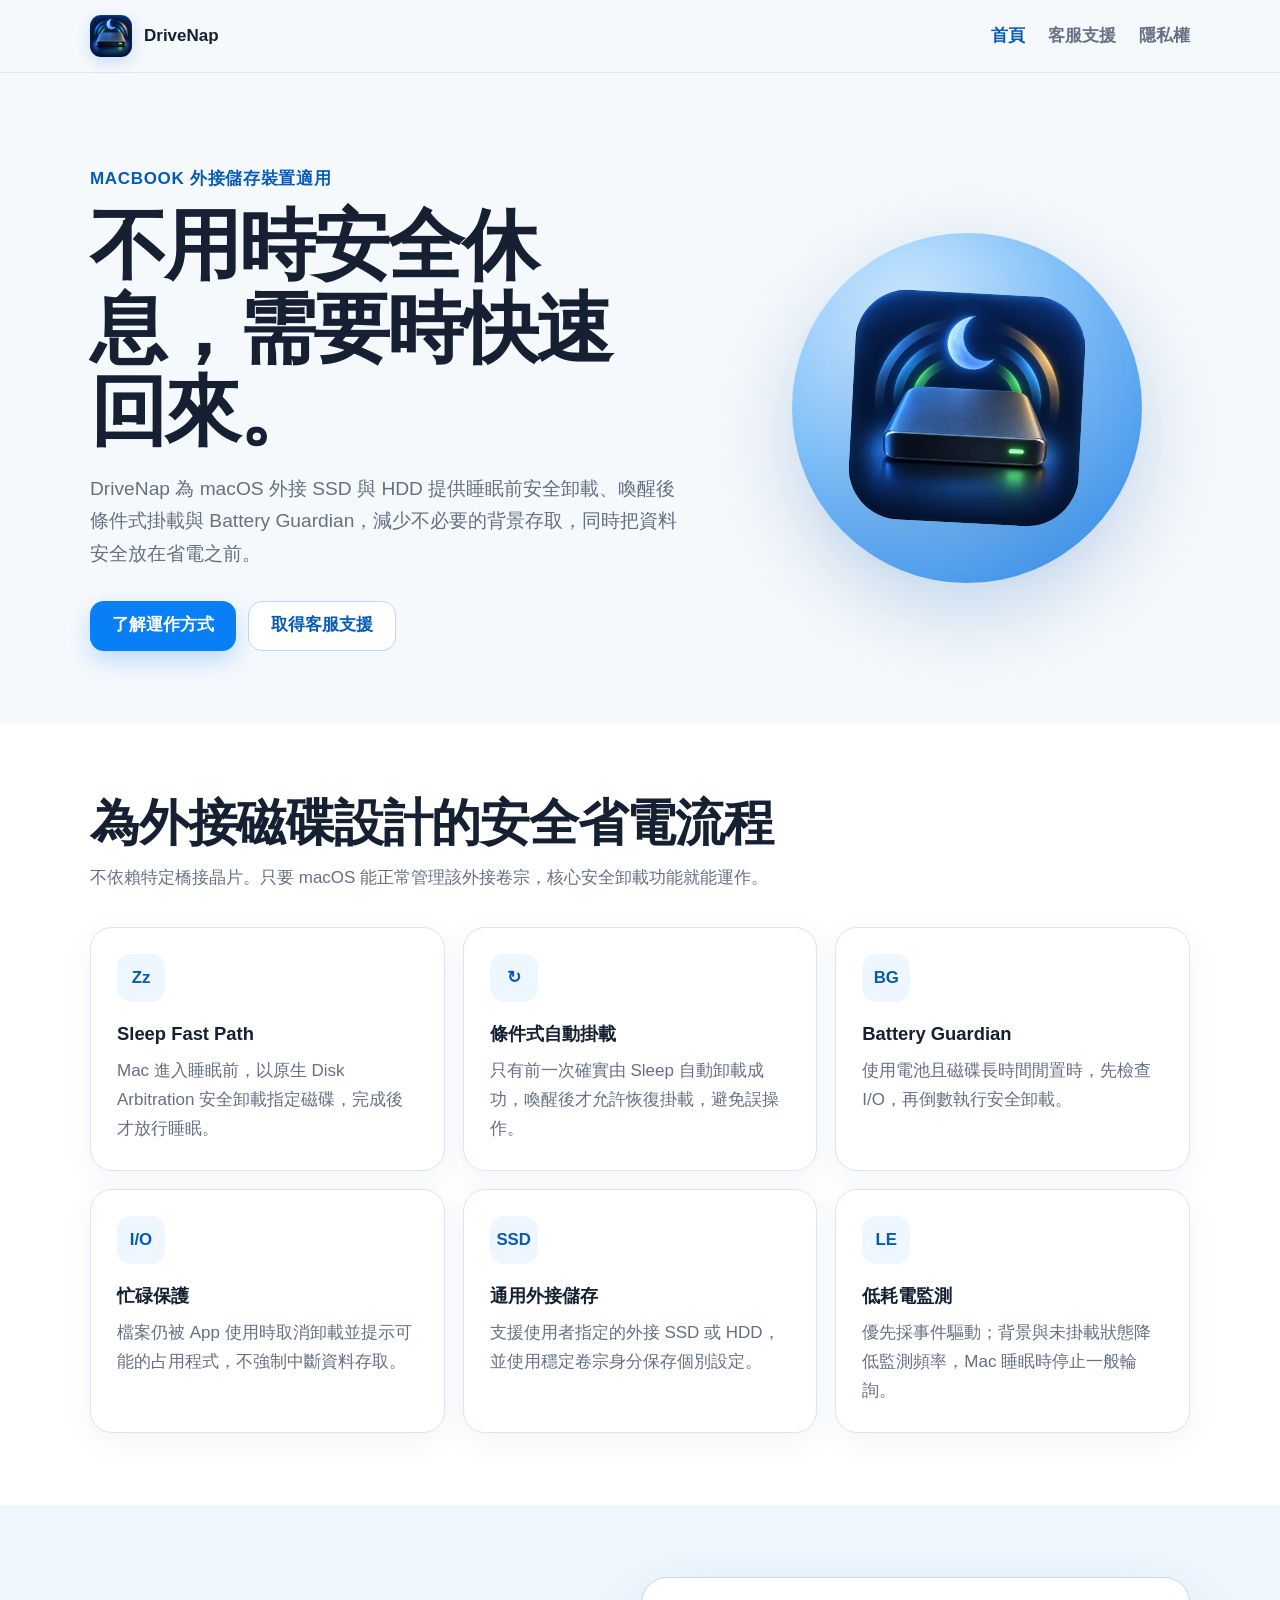
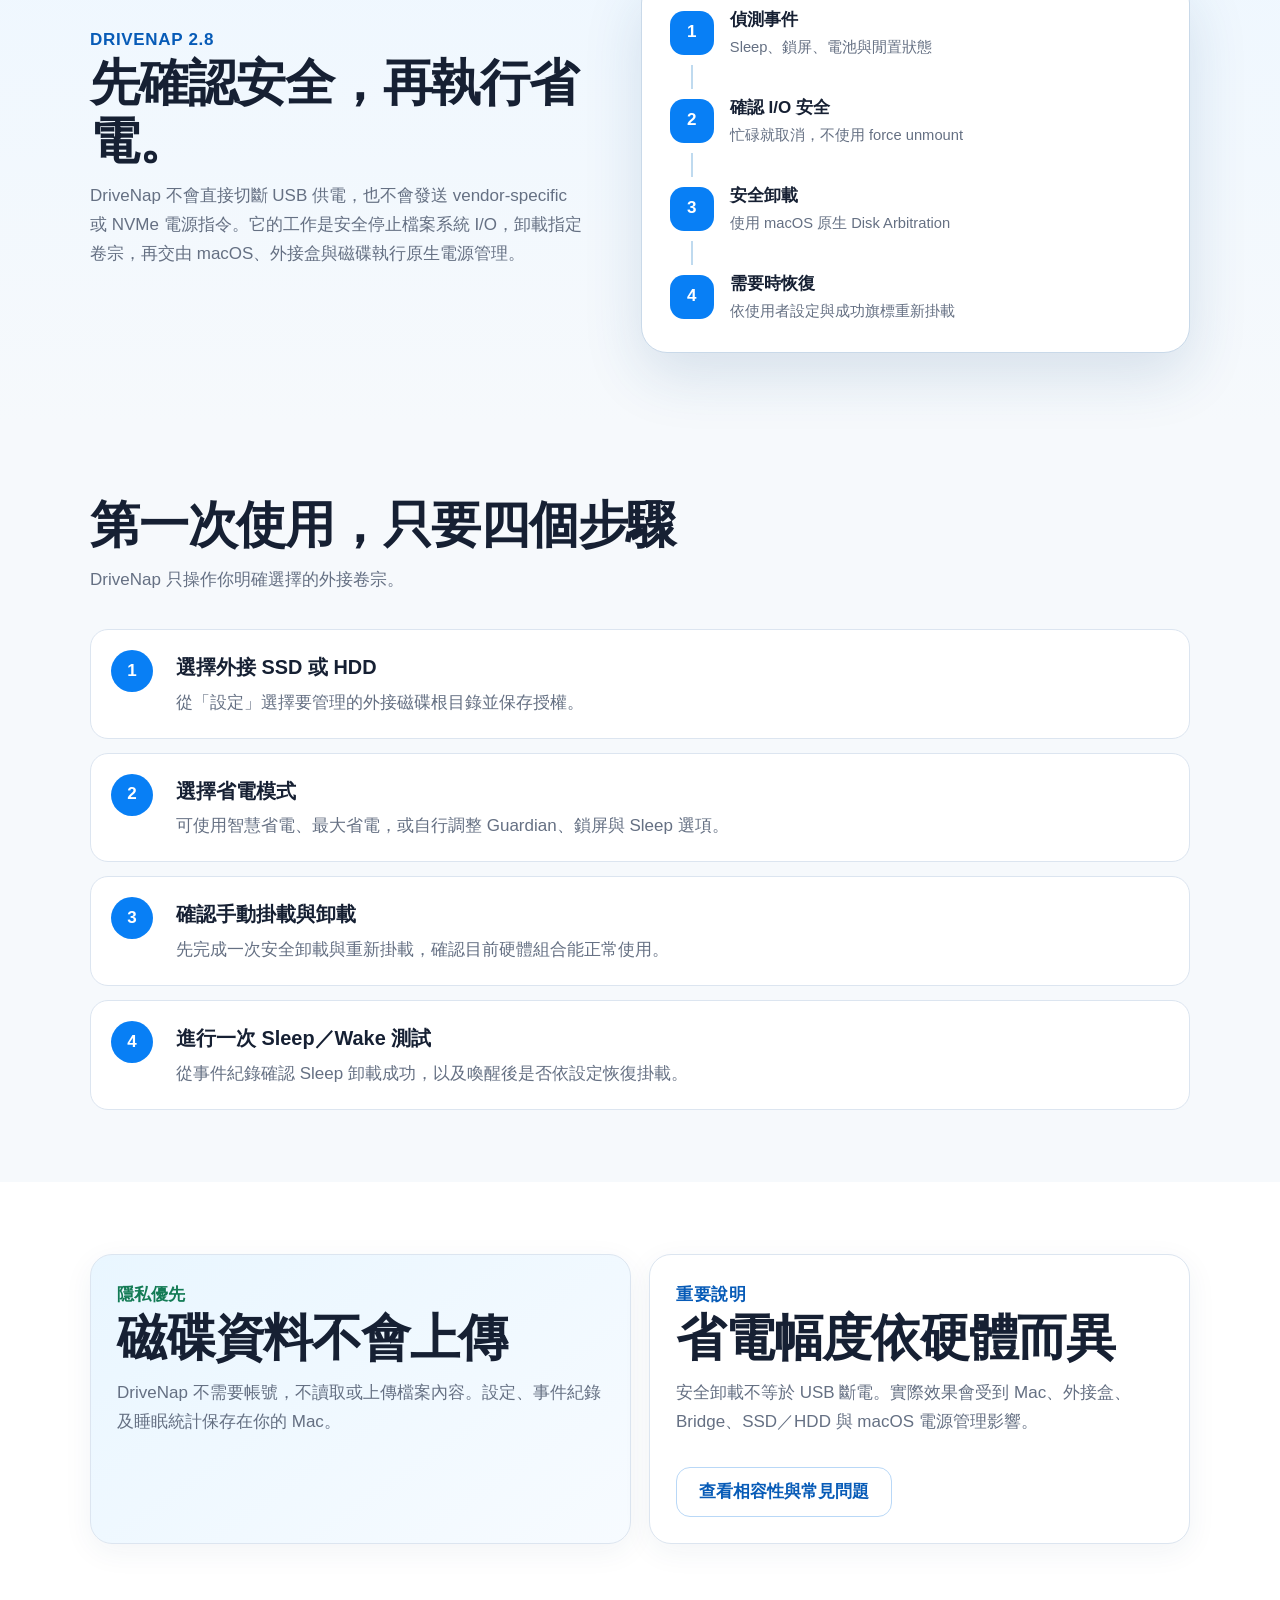
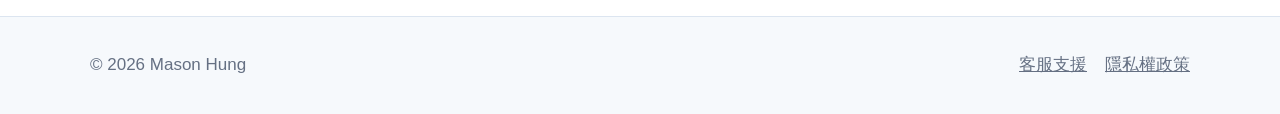
<file: index.html>
<!doctype html>
<html lang="zh-Hant">
<head>
  <meta charset="utf-8">
  <meta name="viewport" content="width=device-width, initial-scale=1">
  <meta name="description" content="DriveNap 是為 MacBook 外接 SSD 與 HDD 設計的安全卸載與省電管理工具。">
  <title>DriveNap｜Mac 外接磁碟 Energy Guardian</title>
  <link rel="icon" type="image/png" href="assets/app-icon.png">
  <link rel="stylesheet" href="styles.css">
</head>
<body>
  <header class="site-header">
    <div class="wrap nav">
      <a class="brand" href="index.html"><img src="assets/app-icon.png" alt=""><span>DriveNap</span></a>
      <nav class="nav-links" aria-label="主要導覽">
        <a href="index.html" aria-current="page">首頁</a>
        <a href="support.html">客服支援</a>
        <a href="privacy.html">隱私權</a>
      </nav>
    </div>
  </header>

  <main>
    <section class="hero">
      <div class="wrap hero-grid">
        <div>
          <div class="eyebrow">MACBOOK 外接儲存裝置適用</div>
          <h1>不用時安全休息，需要時快速回來。</h1>
          <p class="lead">DriveNap 為 macOS 外接 SSD 與 HDD 提供睡眠前安全卸載、喚醒後條件式掛載與 Battery Guardian，減少不必要的背景存取，同時把資料安全放在省電之前。</p>
          <div class="actions">
            <a class="button primary" href="#how">了解運作方式</a>
            <a class="button secondary" href="support.html">取得客服支援</a>
          </div>
        </div>
        <div class="hero-art" aria-label="DriveNap App 圖示">
          <img src="assets/app-icon.png" alt="DriveNap 藍色外接磁碟圖示">
        </div>
      </div>
    </section>

    <section class="section white" id="features">
      <div class="wrap">
        <div class="section-head"><h2>為外接磁碟設計的安全省電流程</h2><p>不依賴特定橋接晶片。只要 macOS 能正常管理該外接卷宗，核心安全卸載功能就能運作。</p></div>
        <div class="features">
          <article class="card"><div class="icon">Zz</div><h3>Sleep Fast Path</h3><p>Mac 進入睡眠前，以原生 Disk Arbitration 安全卸載指定磁碟，完成後才放行睡眠。</p></article>
          <article class="card"><div class="icon">↻</div><h3>條件式自動掛載</h3><p>只有前一次確實由 Sleep 自動卸載成功，喚醒後才允許恢復掛載，避免誤操作。</p></article>
          <article class="card"><div class="icon">BG</div><h3>Battery Guardian</h3><p>使用電池且磁碟長時間閒置時，先檢查 I/O，再倒數執行安全卸載。</p></article>
          <article class="card"><div class="icon">I/O</div><h3>忙碌保護</h3><p>檔案仍被 App 使用時取消卸載並提示可能的占用程式，不強制中斷資料存取。</p></article>
          <article class="card"><div class="icon">SSD</div><h3>通用外接儲存</h3><p>支援使用者指定的外接 SSD 或 HDD，並使用穩定卷宗身分保存個別設定。</p></article>
          <article class="card"><div class="icon">LE</div><h3>低耗電監測</h3><p>優先採事件驅動；背景與未掛載狀態降低監測頻率，Mac 睡眠時停止一般輪詢。</p></article>
        </div>
      </div>
    </section>

    <section class="section product" id="how">
      <div class="wrap product-grid">
        <div class="section-head"><div class="eyebrow">DRIVENAP 2.8</div><h2>先確認安全，再執行省電。</h2><p>DriveNap 不會直接切斷 USB 供電，也不會發送 vendor-specific 或 NVMe 電源指令。它的工作是安全停止檔案系統 I/O，卸載指定卷宗，再交由 macOS、外接盒與磁碟執行原生電源管理。</p></div>
        <div class="flow-card" aria-label="DriveNap 省電流程">
          <div class="flow-step"><span>1</span><div><strong>偵測事件</strong><small>Sleep、鎖屏、電池與閒置狀態</small></div></div>
          <div class="flow-line"></div>
          <div class="flow-step"><span>2</span><div><strong>確認 I/O 安全</strong><small>忙碌就取消，不使用 force unmount</small></div></div>
          <div class="flow-line"></div>
          <div class="flow-step"><span>3</span><div><strong>安全卸載</strong><small>使用 macOS 原生 Disk Arbitration</small></div></div>
          <div class="flow-line"></div>
          <div class="flow-step"><span>4</span><div><strong>需要時恢復</strong><small>依使用者設定與成功旗標重新掛載</small></div></div>
        </div>
      </div>
    </section>

    <section class="section" id="steps">
      <div class="wrap">
        <div class="section-head"><h2>第一次使用，只要四個步驟</h2><p>DriveNap 只操作你明確選擇的外接卷宗。</p></div>
        <div class="steps">
          <article class="step"><div><h3>選擇外接 SSD 或 HDD</h3><p>從「設定」選擇要管理的外接磁碟根目錄並保存授權。</p></div></article>
          <article class="step"><div><h3>選擇省電模式</h3><p>可使用智慧省電、最大省電，或自行調整 Guardian、鎖屏與 Sleep 選項。</p></div></article>
          <article class="step"><div><h3>確認手動掛載與卸載</h3><p>先完成一次安全卸載與重新掛載，確認目前硬體組合能正常使用。</p></div></article>
          <article class="step"><div><h3>進行一次 Sleep／Wake 測試</h3><p>從事件紀錄確認 Sleep 卸載成功，以及喚醒後是否依設定恢復掛載。</p></div></article>
        </div>
      </div>
    </section>

    <section class="section white">
      <div class="wrap trust">
        <article class="card"><div class="status">隱私優先</div><h2>磁碟資料不會上傳</h2><p>DriveNap 不需要帳號，不讀取或上傳檔案內容。設定、事件紀錄及睡眠統計保存在你的 Mac。</p></article>
        <article class="card"><div class="eyebrow">重要說明</div><h2>省電幅度依硬體而異</h2><p>安全卸載不等於 USB 斷電。實際效果會受到 Mac、外接盒、Bridge、SSD／HDD 與 macOS 電源管理影響。</p><div class="actions"><a class="button secondary" href="support.html">查看相容性與常見問題</a></div></article>
      </div>
    </section>
  </main>

  <footer class="site-footer"><div class="wrap footer-row"><span>© 2026 Mason Hung</span><nav><a href="support.html">客服支援</a><a href="privacy.html">隱私權政策</a></nav></div></footer>
</body>
</html>
</file>
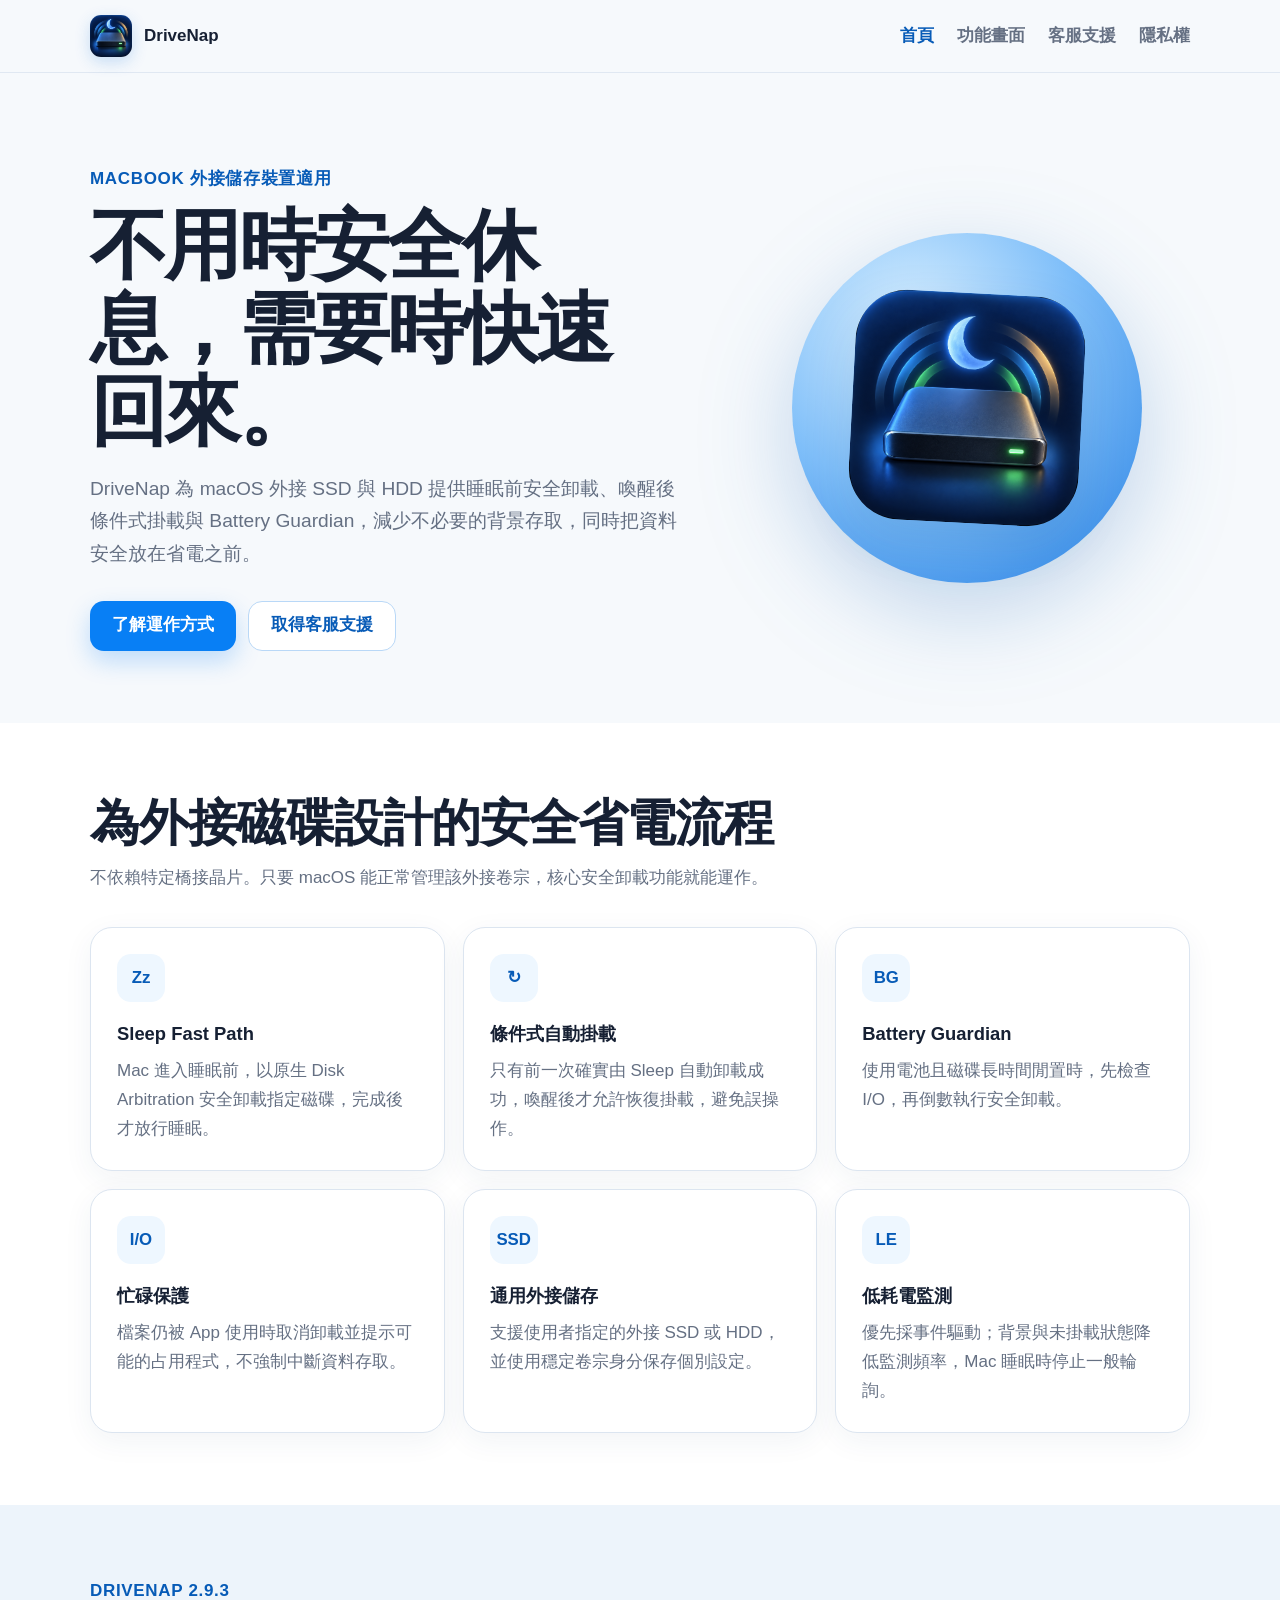
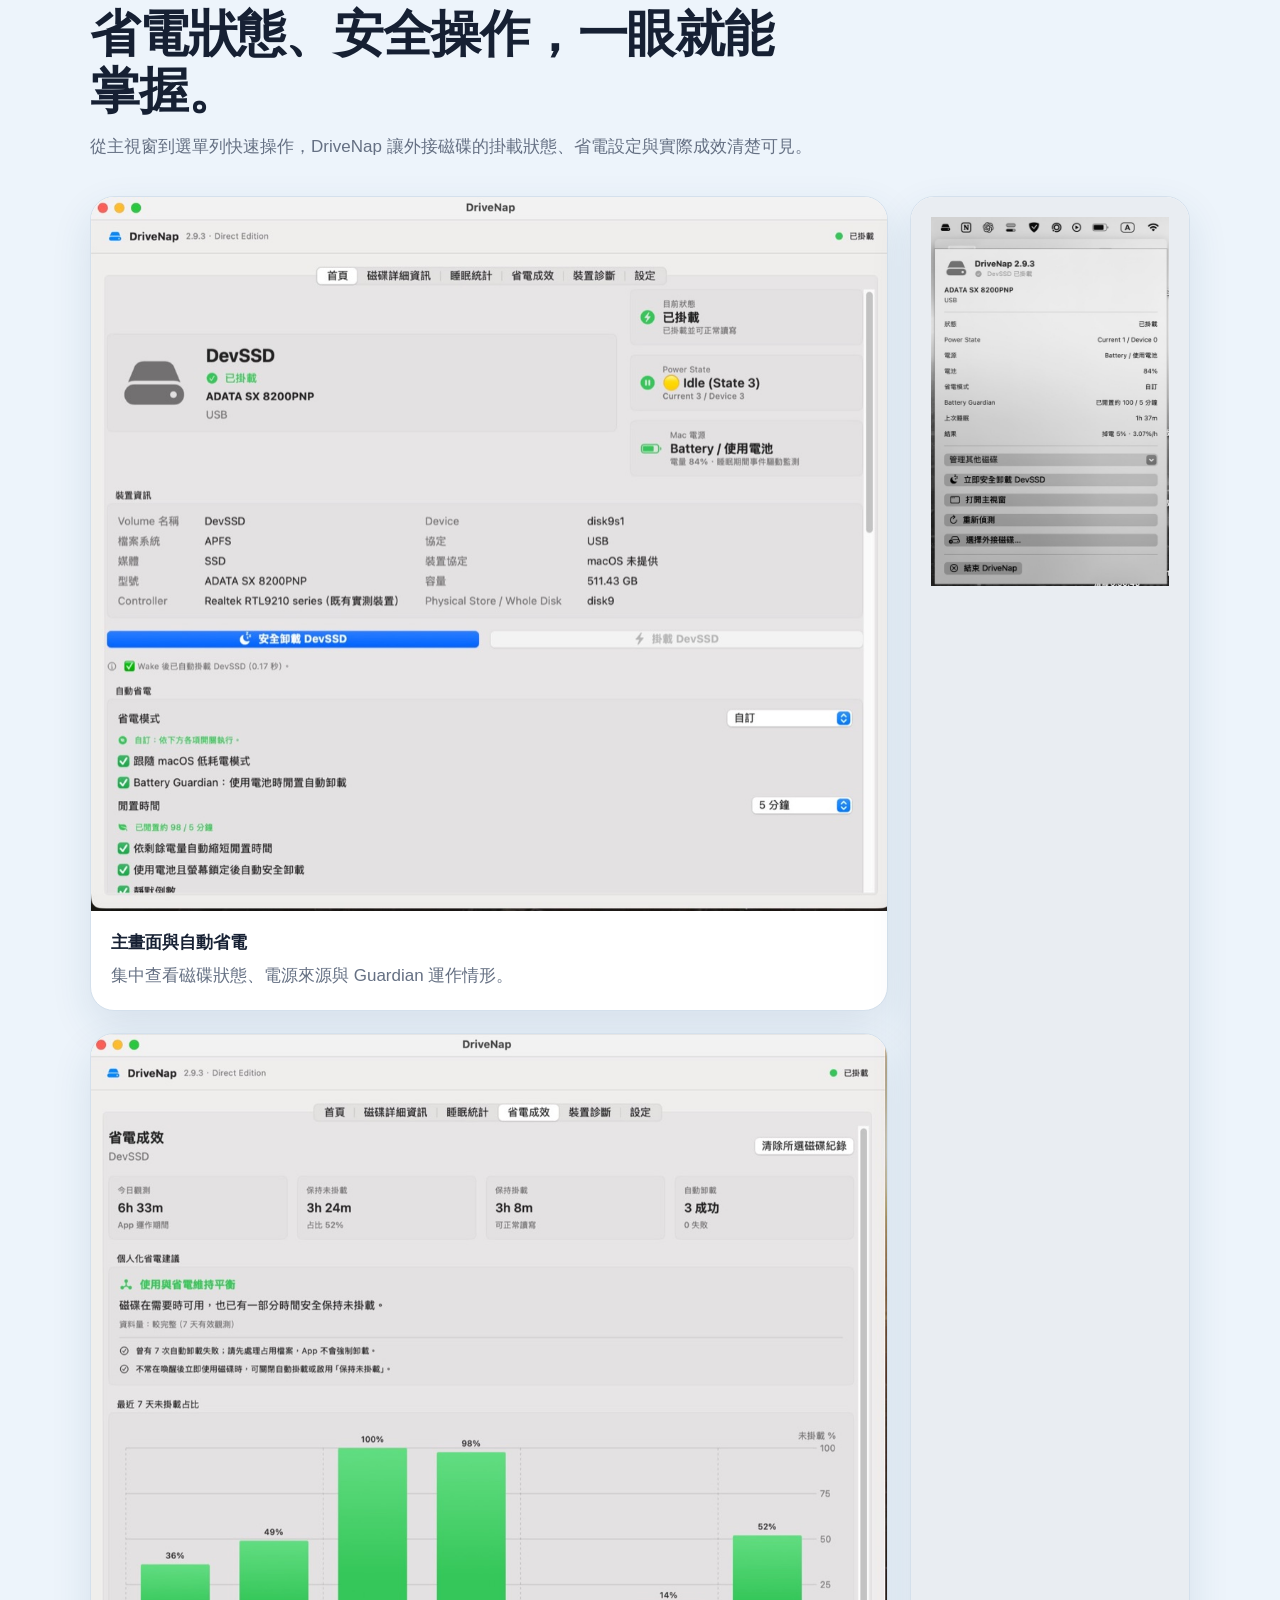
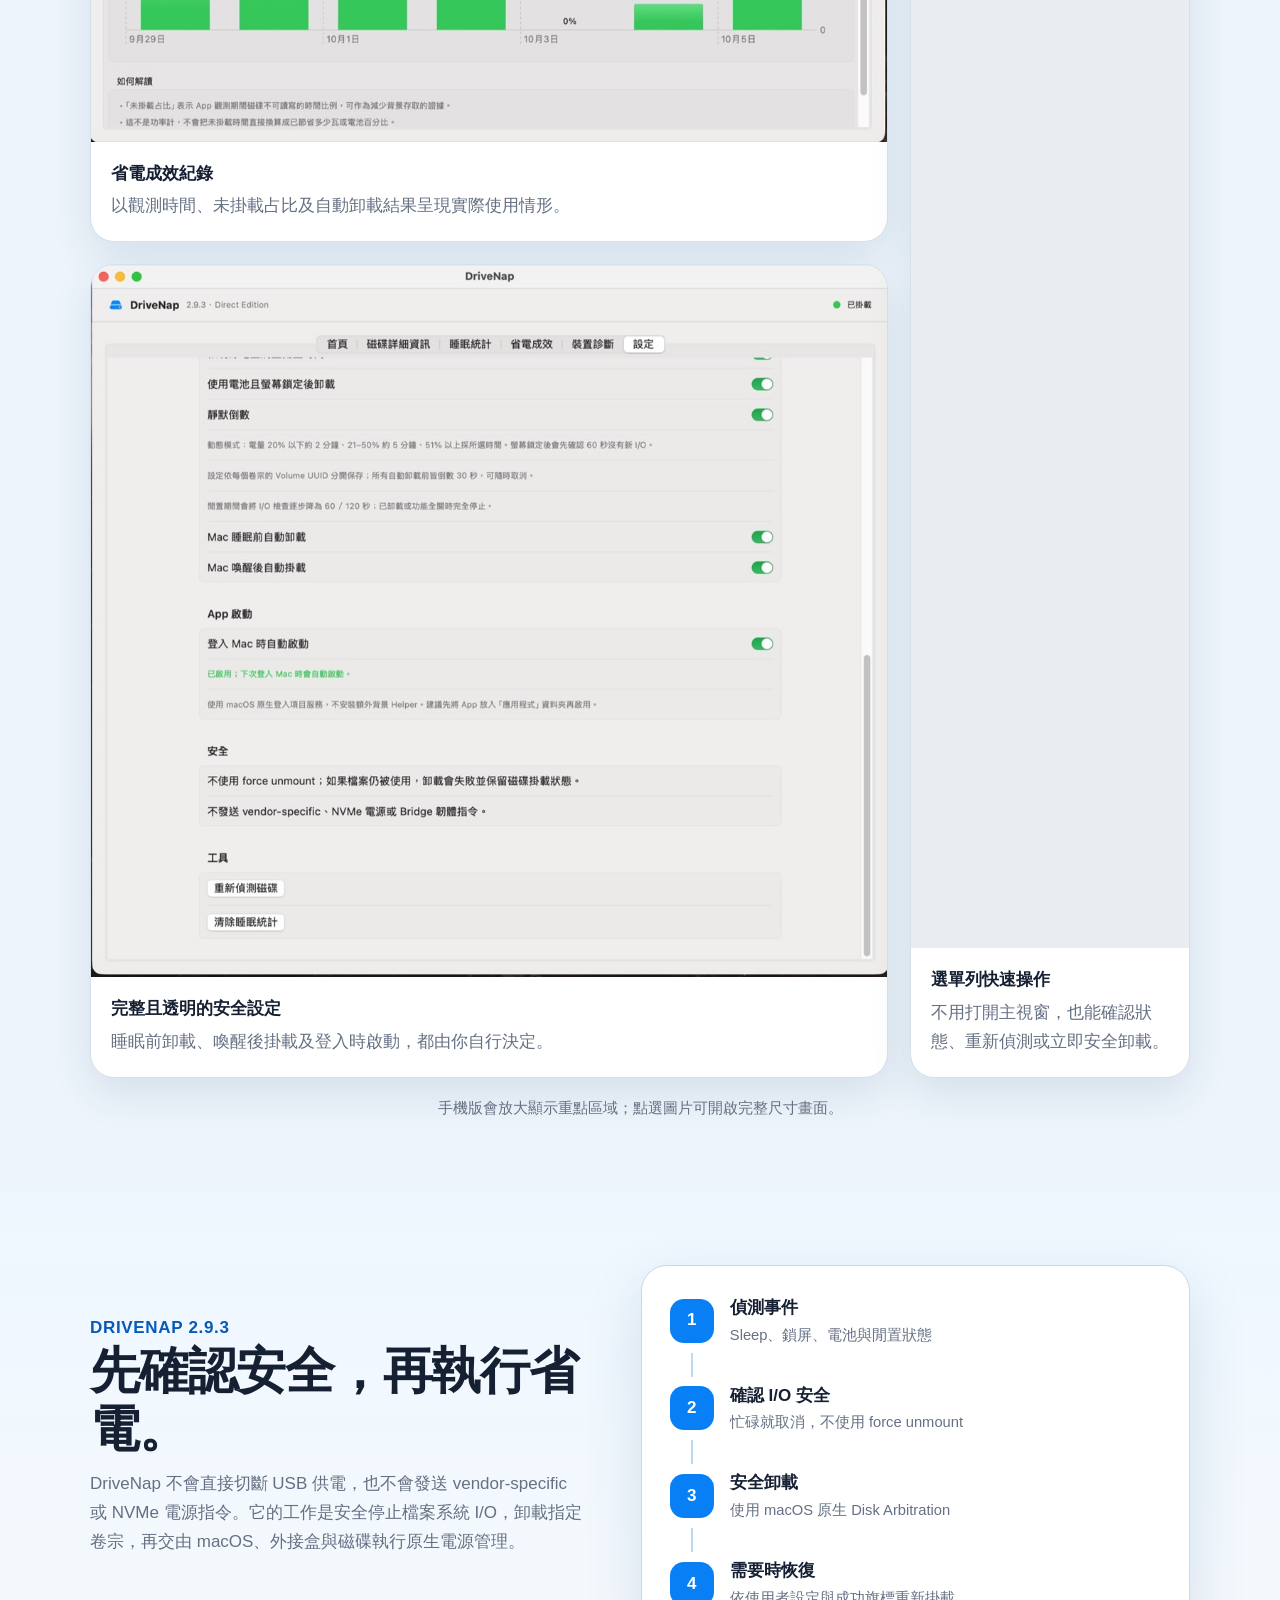
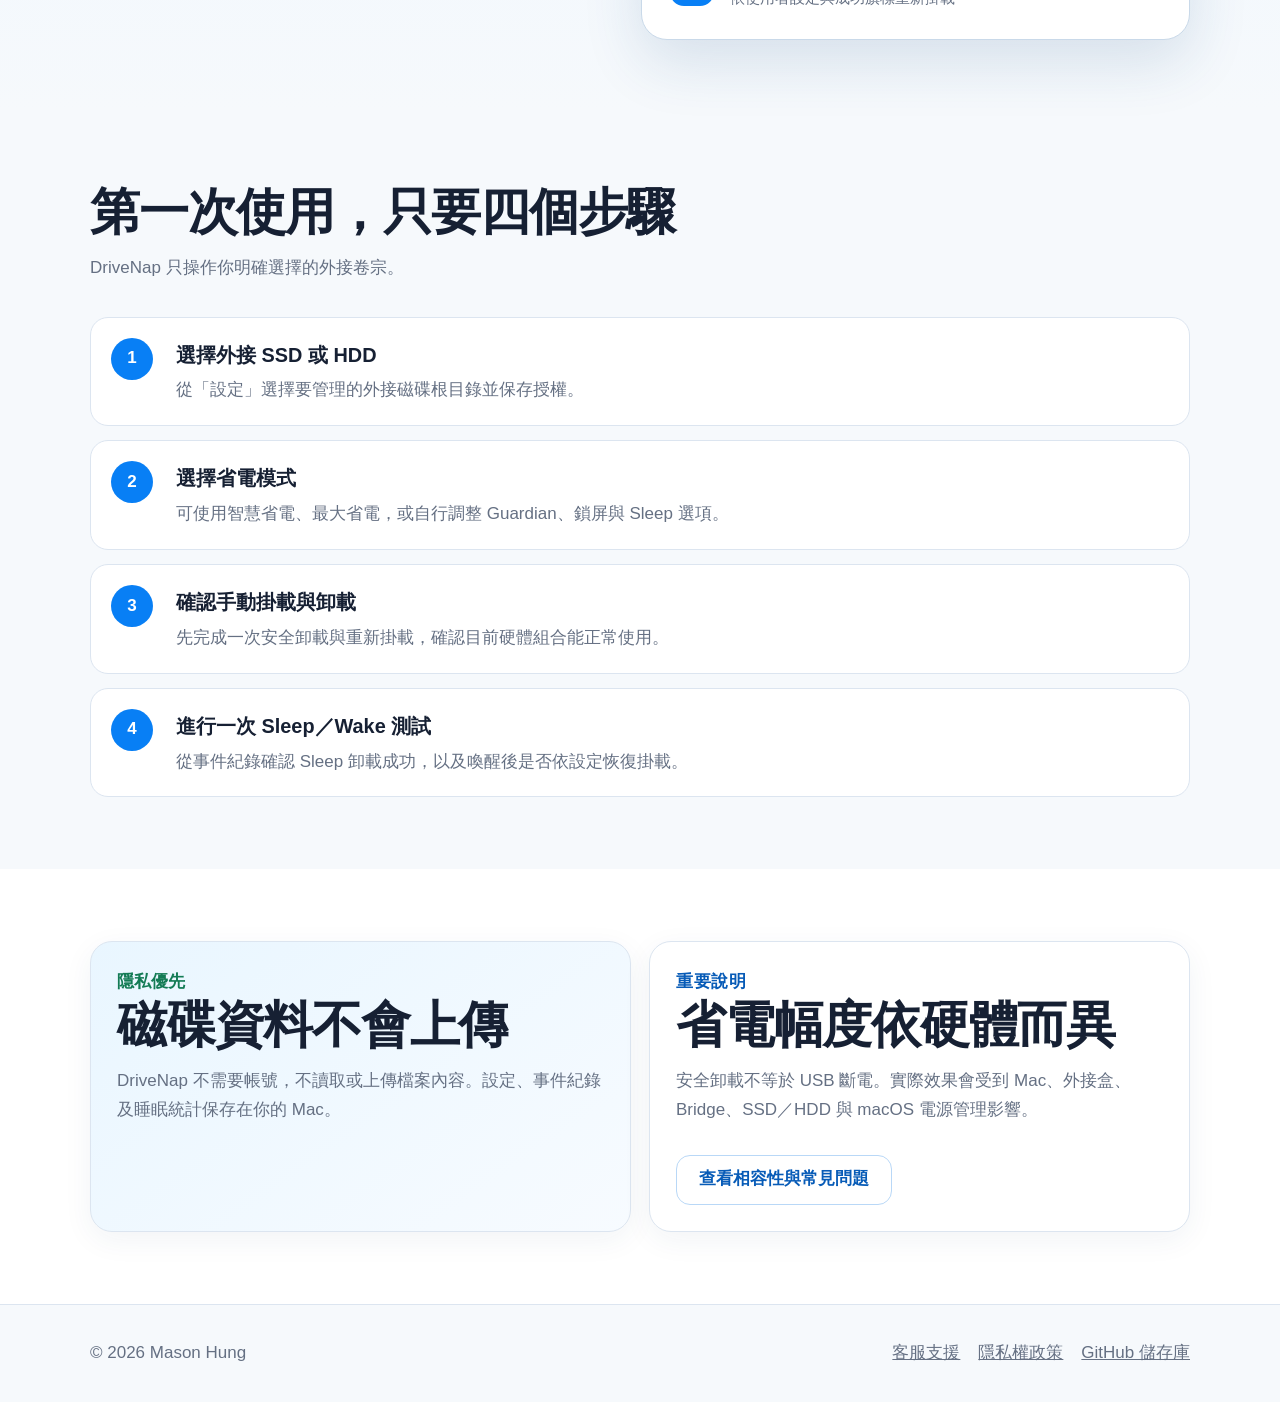
<file: docs/index.html>
<!doctype html>
<html lang="zh-Hant">
<head>
  <meta charset="utf-8">
  <meta name="viewport" content="width=device-width, initial-scale=1">
  <meta name="description" content="DriveNap 是為 MacBook 外接 SSD 與 HDD 設計的安全卸載與省電管理工具。">
  <title>DriveNap｜Mac 外接磁碟 Energy Guardian</title>
  <link rel="icon" type="image/png" href="assets/app-icon.png">
  <link rel="stylesheet" href="styles.css">
</head>
<body>
  <header class="site-header">
    <div class="wrap nav">
      <a class="brand" href="index.html"><img src="assets/app-icon.png" alt=""><span>DriveNap</span></a>
      <nav class="nav-links" aria-label="主要導覽">
        <a href="index.html" aria-current="page">首頁</a>
        <a href="#screenshots">功能畫面</a>
        <a href="support.html">客服支援</a>
        <a href="privacy.html">隱私權</a>
      </nav>
    </div>
  </header>

  <main>
    <section class="hero">
      <div class="wrap hero-grid">
        <div>
          <div class="eyebrow">MACBOOK 外接儲存裝置適用</div>
          <h1>不用時安全休息，需要時快速回來。</h1>
          <p class="lead">DriveNap 為 macOS 外接 SSD 與 HDD 提供睡眠前安全卸載、喚醒後條件式掛載與 Battery Guardian，減少不必要的背景存取，同時把資料安全放在省電之前。</p>
          <div class="actions">
            <a class="button primary" href="#how">了解運作方式</a>
            <a class="button secondary" href="support.html">取得客服支援</a>
          </div>
        </div>
        <div class="hero-art" aria-label="DriveNap App 圖示">
          <img src="assets/app-icon.png" alt="DriveNap 藍色外接磁碟圖示">
        </div>
      </div>
    </section>

    <section class="section white" id="features">
      <div class="wrap">
        <div class="section-head"><h2>為外接磁碟設計的安全省電流程</h2><p>不依賴特定橋接晶片。只要 macOS 能正常管理該外接卷宗，核心安全卸載功能就能運作。</p></div>
        <div class="features">
          <article class="card"><div class="icon">Zz</div><h3>Sleep Fast Path</h3><p>Mac 進入睡眠前，以原生 Disk Arbitration 安全卸載指定磁碟，完成後才放行睡眠。</p></article>
          <article class="card"><div class="icon">↻</div><h3>條件式自動掛載</h3><p>只有前一次確實由 Sleep 自動卸載成功，喚醒後才允許恢復掛載，避免誤操作。</p></article>
          <article class="card"><div class="icon">BG</div><h3>Battery Guardian</h3><p>使用電池且磁碟長時間閒置時，先檢查 I/O，再倒數執行安全卸載。</p></article>
          <article class="card"><div class="icon">I/O</div><h3>忙碌保護</h3><p>檔案仍被 App 使用時取消卸載並提示可能的占用程式，不強制中斷資料存取。</p></article>
          <article class="card"><div class="icon">SSD</div><h3>通用外接儲存</h3><p>支援使用者指定的外接 SSD 或 HDD，並使用穩定卷宗身分保存個別設定。</p></article>
          <article class="card"><div class="icon">LE</div><h3>低耗電監測</h3><p>優先採事件驅動；背景與未掛載狀態降低監測頻率，Mac 睡眠時停止一般輪詢。</p></article>
        </div>
      </div>
    </section>

    <section class="section screenshots" id="screenshots">
      <div class="wrap">
        <div class="section-head">
          <div class="eyebrow">DRIVENAP 2.9.3</div>
          <h2>省電狀態、安全操作，一眼就能掌握。</h2>
          <p>從主視窗到選單列快速操作，DriveNap 讓外接磁碟的掛載狀態、省電設定與實際成效清楚可見。</p>
        </div>
        <div class="screenshot-grid">
          <figure class="screenshot-card screenshot-wide">
            <a href="assets/drivenap-home.jpg" target="_blank" rel="noopener">
              <img src="assets/drivenap-home.jpg" alt="DriveNap 主畫面，顯示外接 SSD 狀態、Power State 與 Battery Guardian 設定" loading="lazy">
            </a>
            <figcaption><strong>主畫面與自動省電</strong><span>集中查看磁碟狀態、電源來源與 Guardian 運作情形。</span></figcaption>
          </figure>
          <figure class="screenshot-card screenshot-wide">
            <a href="assets/drivenap-energy-evidence.jpg" target="_blank" rel="noopener">
              <img src="assets/drivenap-energy-evidence.jpg" alt="DriveNap 省電成效頁面，顯示掛載時間、自動卸載與七日統計圖表" loading="lazy">
            </a>
            <figcaption><strong>省電成效紀錄</strong><span>以觀測時間、未掛載占比及自動卸載結果呈現實際使用情形。</span></figcaption>
          </figure>
          <figure class="screenshot-card screenshot-wide">
            <a href="assets/drivenap-settings.jpg" target="_blank" rel="noopener">
              <img src="assets/drivenap-settings.jpg" alt="DriveNap 設定頁面，顯示睡眠前卸載、喚醒後掛載與登入時啟動選項" loading="lazy">
            </a>
            <figcaption><strong>完整且透明的安全設定</strong><span>睡眠前卸載、喚醒後掛載及登入時啟動，都由你自行決定。</span></figcaption>
          </figure>
          <figure class="screenshot-card screenshot-menu">
            <a href="assets/drivenap-menu-bar.jpg" target="_blank" rel="noopener">
              <img src="assets/drivenap-menu-bar.jpg" alt="DriveNap 選單列面板，提供磁碟狀態、安全卸載與開啟主視窗等快捷操作" loading="lazy">
            </a>
            <figcaption><strong>選單列快速操作</strong><span>不用打開主視窗，也能確認狀態、重新偵測或立即安全卸載。</span></figcaption>
          </figure>
        </div>
        <p class="screenshot-note">手機版會放大顯示重點區域；點選圖片可開啟完整尺寸畫面。</p>
      </div>
    </section>

    <section class="section product" id="how">
      <div class="wrap product-grid">
        <div class="section-head"><div class="eyebrow">DRIVENAP 2.9.3</div><h2>先確認安全，再執行省電。</h2><p>DriveNap 不會直接切斷 USB 供電，也不會發送 vendor-specific 或 NVMe 電源指令。它的工作是安全停止檔案系統 I/O，卸載指定卷宗，再交由 macOS、外接盒與磁碟執行原生電源管理。</p></div>
        <div class="flow-card" aria-label="DriveNap 省電流程">
          <div class="flow-step"><span>1</span><div><strong>偵測事件</strong><small>Sleep、鎖屏、電池與閒置狀態</small></div></div>
          <div class="flow-line"></div>
          <div class="flow-step"><span>2</span><div><strong>確認 I/O 安全</strong><small>忙碌就取消，不使用 force unmount</small></div></div>
          <div class="flow-line"></div>
          <div class="flow-step"><span>3</span><div><strong>安全卸載</strong><small>使用 macOS 原生 Disk Arbitration</small></div></div>
          <div class="flow-line"></div>
          <div class="flow-step"><span>4</span><div><strong>需要時恢復</strong><small>依使用者設定與成功旗標重新掛載</small></div></div>
        </div>
      </div>
    </section>

    <section class="section" id="steps">
      <div class="wrap">
        <div class="section-head"><h2>第一次使用，只要四個步驟</h2><p>DriveNap 只操作你明確選擇的外接卷宗。</p></div>
        <div class="steps">
          <article class="step"><div><h3>選擇外接 SSD 或 HDD</h3><p>從「設定」選擇要管理的外接磁碟根目錄並保存授權。</p></div></article>
          <article class="step"><div><h3>選擇省電模式</h3><p>可使用智慧省電、最大省電，或自行調整 Guardian、鎖屏與 Sleep 選項。</p></div></article>
          <article class="step"><div><h3>確認手動掛載與卸載</h3><p>先完成一次安全卸載與重新掛載，確認目前硬體組合能正常使用。</p></div></article>
          <article class="step"><div><h3>進行一次 Sleep／Wake 測試</h3><p>從事件紀錄確認 Sleep 卸載成功，以及喚醒後是否依設定恢復掛載。</p></div></article>
        </div>
      </div>
    </section>

    <section class="section white">
      <div class="wrap trust">
        <article class="card"><div class="status">隱私優先</div><h2>磁碟資料不會上傳</h2><p>DriveNap 不需要帳號，不讀取或上傳檔案內容。設定、事件紀錄及睡眠統計保存在你的 Mac。</p></article>
        <article class="card"><div class="eyebrow">重要說明</div><h2>省電幅度依硬體而異</h2><p>安全卸載不等於 USB 斷電。實際效果會受到 Mac、外接盒、Bridge、SSD／HDD 與 macOS 電源管理影響。</p><div class="actions"><a class="button secondary" href="support.html">查看相容性與常見問題</a></div></article>
      </div>
    </section>
  </main>

  <footer class="site-footer"><div class="wrap footer-row"><span>© 2026 Mason Hung</span><nav><a href="support.html">客服支援</a><a href="privacy.html">隱私權政策</a><a href="https://github.com/MasonHung8888/drivenap-support">GitHub 儲存庫</a></nav></div></footer>
</body>
</html>
</file>
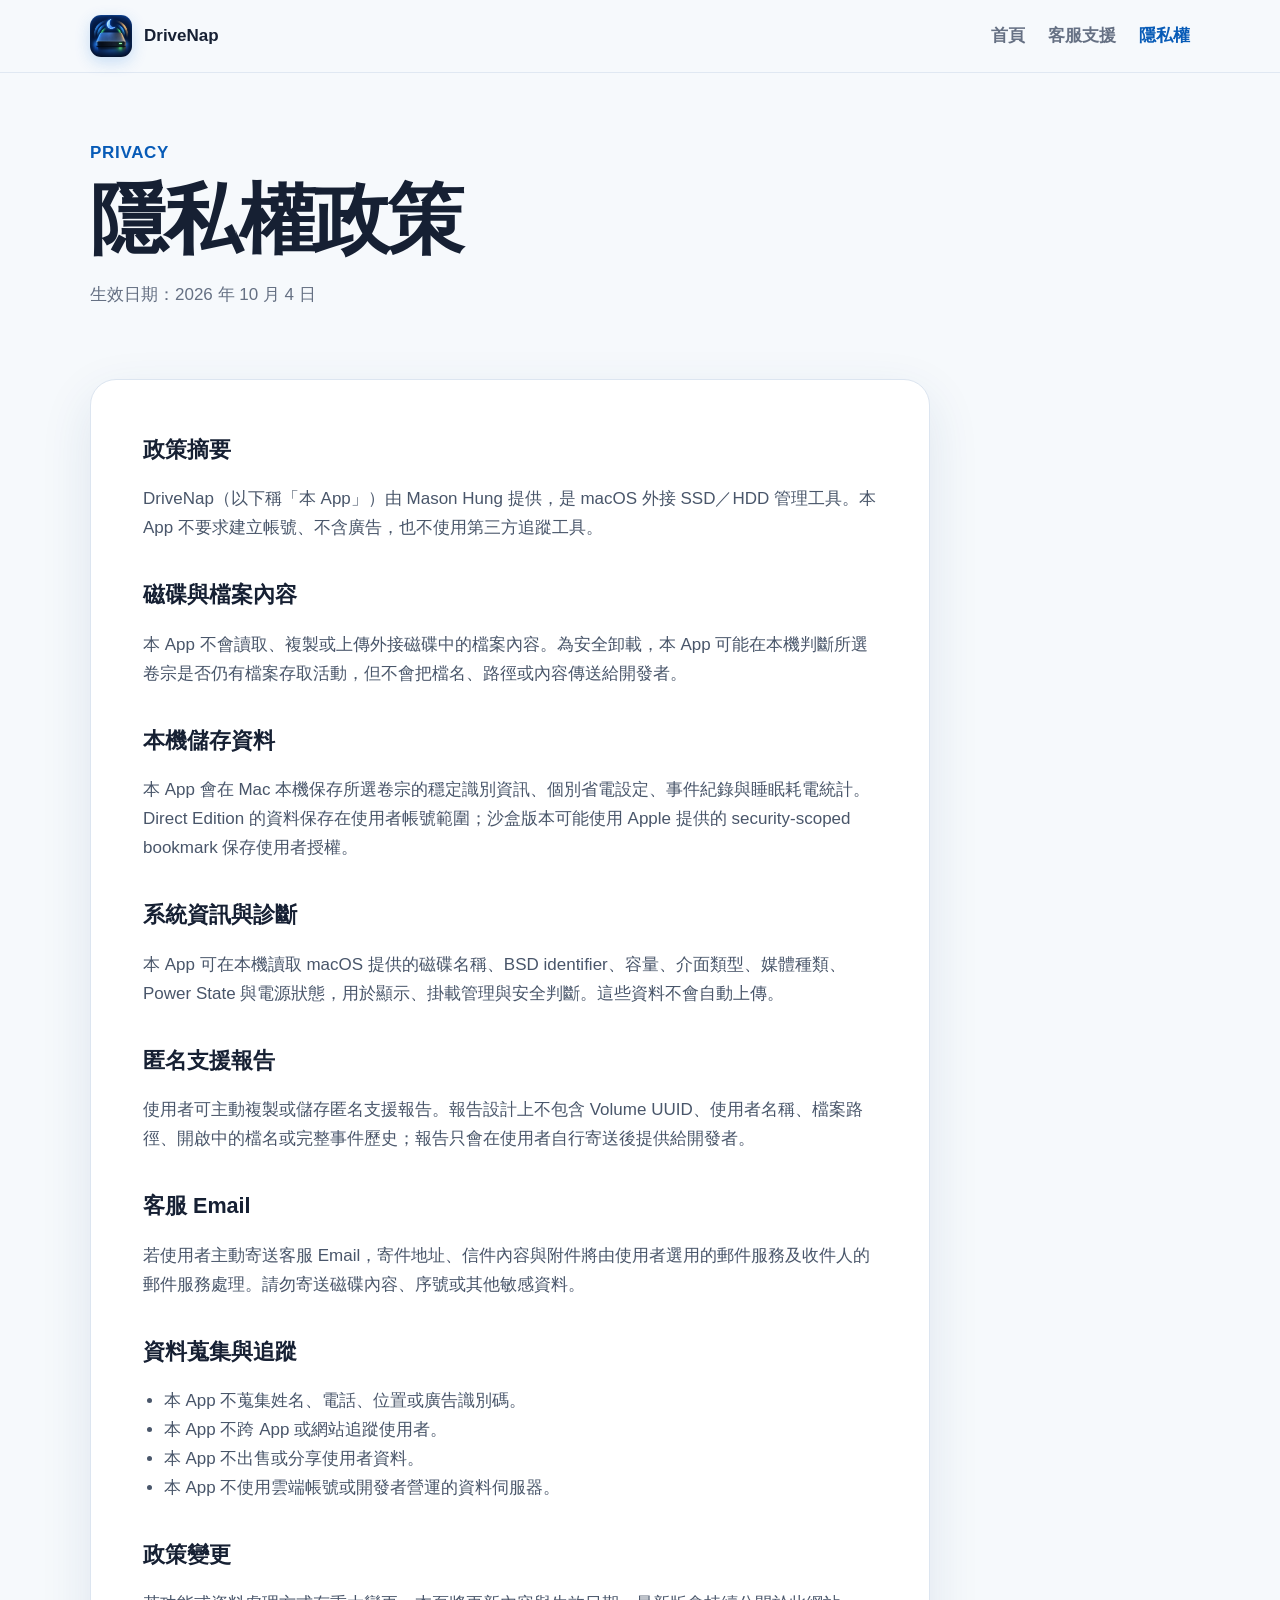
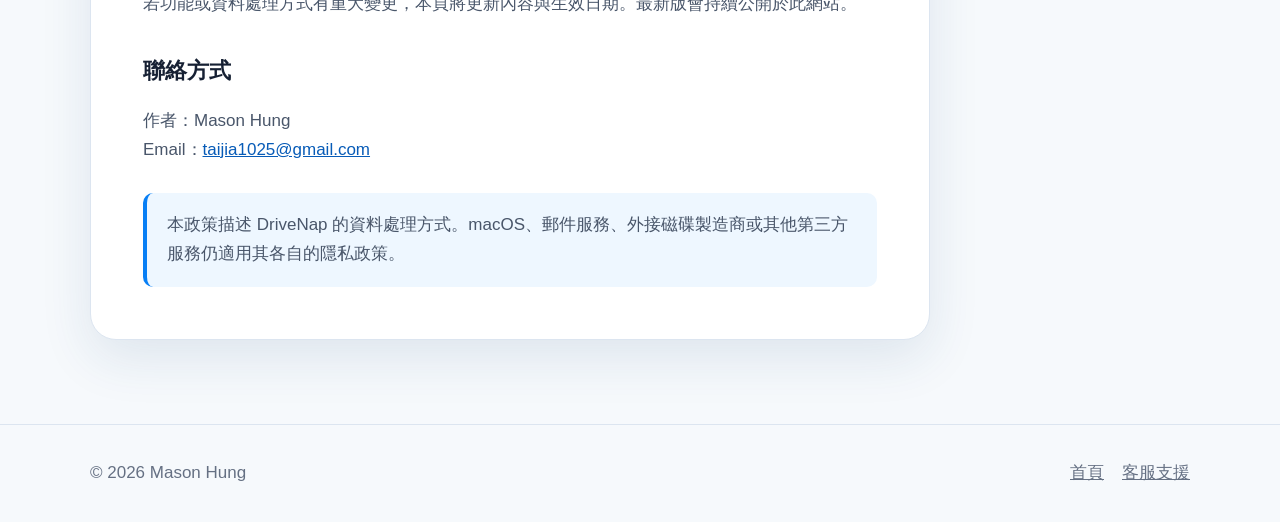
<file: privacy.html>
<!doctype html>
<html lang="zh-Hant">
<head>
  <meta charset="utf-8">
  <meta name="viewport" content="width=device-width, initial-scale=1">
  <meta name="description" content="DriveNap 隱私權政策。">
  <title>隱私權政策｜DriveNap</title>
  <link rel="icon" type="image/png" href="assets/app-icon.png">
  <link rel="stylesheet" href="styles.css">
</head>
<body>
  <header class="site-header"><div class="wrap nav"><a class="brand" href="index.html"><img src="assets/app-icon.png" alt=""><span>DriveNap</span></a><nav class="nav-links" aria-label="主要導覽"><a href="index.html">首頁</a><a href="support.html">客服支援</a><a href="privacy.html" aria-current="page">隱私權</a></nav></div></header>
  <main>
    <section class="page-hero"><div class="wrap"><div class="eyebrow">PRIVACY</div><h1>隱私權政策</h1><p>生效日期：2026 年 10 月 4 日</p></div></section>
    <section class="legal"><div class="wrap"><article>
      <h2>政策摘要</h2>
      <p>DriveNap（以下稱「本 App」）由 Mason Hung 提供，是 macOS 外接 SSD／HDD 管理工具。本 App 不要求建立帳號、不含廣告，也不使用第三方追蹤工具。</p>

      <h2>磁碟與檔案內容</h2>
      <p>本 App 不會讀取、複製或上傳外接磁碟中的檔案內容。為安全卸載，本 App 可能在本機判斷所選卷宗是否仍有檔案存取活動，但不會把檔名、路徑或內容傳送給開發者。</p>

      <h2>本機儲存資料</h2>
      <p>本 App 會在 Mac 本機保存所選卷宗的穩定識別資訊、個別省電設定、事件紀錄與睡眠耗電統計。Direct Edition 的資料保存在使用者帳號範圍；沙盒版本可能使用 Apple 提供的 security-scoped bookmark 保存使用者授權。</p>

      <h2>系統資訊與診斷</h2>
      <p>本 App 可在本機讀取 macOS 提供的磁碟名稱、BSD identifier、容量、介面類型、媒體種類、Power State 與電源狀態，用於顯示、掛載管理與安全判斷。這些資料不會自動上傳。</p>

      <h2>匿名支援報告</h2>
      <p>使用者可主動複製或儲存匿名支援報告。報告設計上不包含 Volume UUID、使用者名稱、檔案路徑、開啟中的檔名或完整事件歷史；報告只會在使用者自行寄送後提供給開發者。</p>

      <h2>客服 Email</h2>
      <p>若使用者主動寄送客服 Email，寄件地址、信件內容與附件將由使用者選用的郵件服務及收件人的郵件服務處理。請勿寄送磁碟內容、序號或其他敏感資料。</p>

      <h2>資料蒐集與追蹤</h2>
      <ul>
        <li>本 App 不蒐集姓名、電話、位置或廣告識別碼。</li>
        <li>本 App 不跨 App 或網站追蹤使用者。</li>
        <li>本 App 不出售或分享使用者資料。</li>
        <li>本 App 不使用雲端帳號或開發者營運的資料伺服器。</li>
      </ul>

      <h2>政策變更</h2>
      <p>若功能或資料處理方式有重大變更，本頁將更新內容與生效日期。最新版會持續公開於此網站。</p>

      <h2>聯絡方式</h2>
      <p>作者：Mason Hung<br>Email：<a href="mailto:taijia1025@gmail.com?subject=DriveNap%20隱私權問題">taijia1025@gmail.com</a></p>
      <p class="note">本政策描述 DriveNap 的資料處理方式。macOS、郵件服務、外接磁碟製造商或其他第三方服務仍適用其各自的隱私政策。</p>
    </article></div></section>
  </main>
  <footer class="site-footer"><div class="wrap footer-row"><span>© 2026 Mason Hung</span><nav><a href="index.html">首頁</a><a href="support.html">客服支援</a></nav></div></footer>
</body>
</html>
</file>
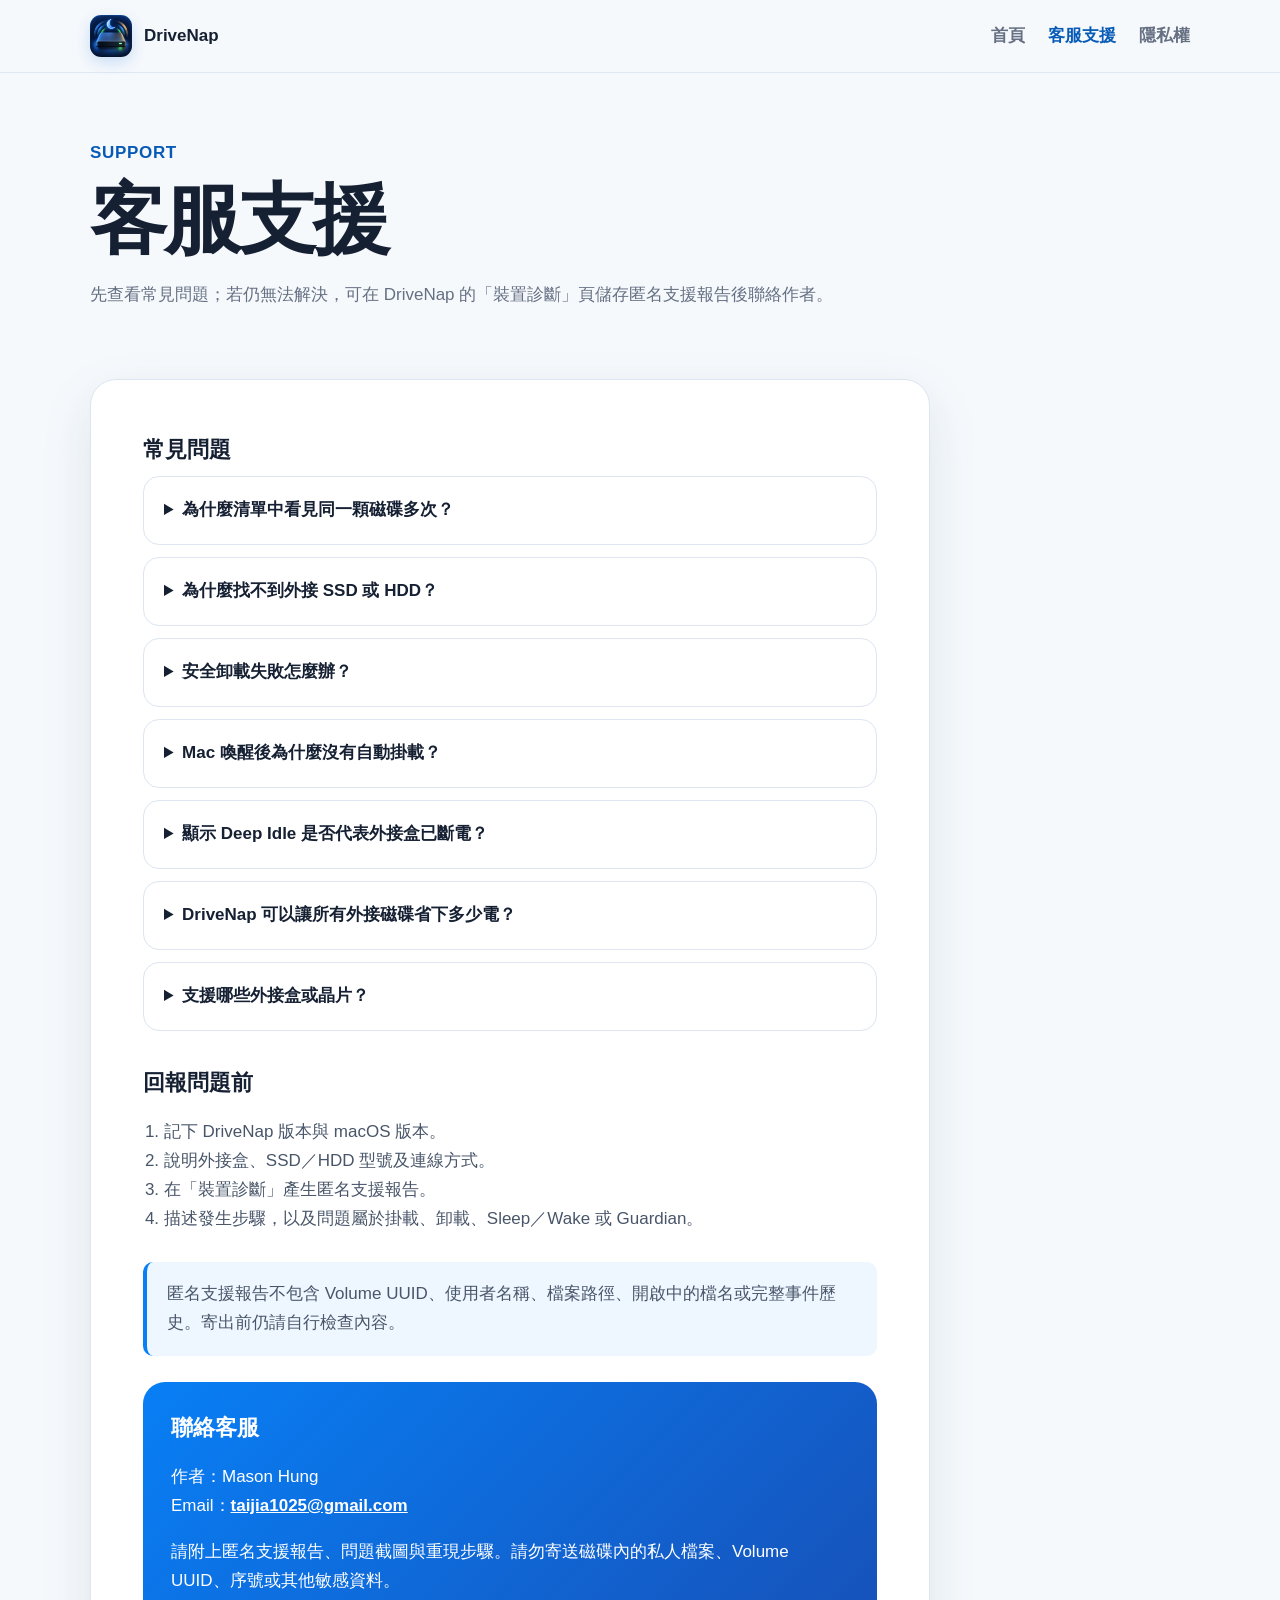
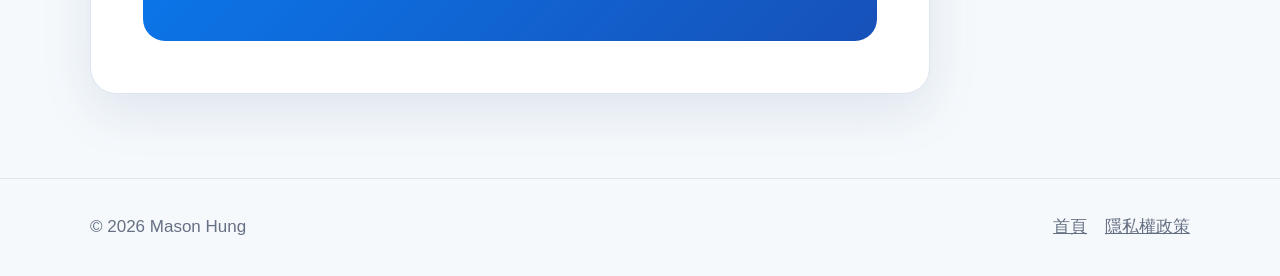
<file: support.html>
<!doctype html>
<html lang="zh-Hant">
<head>
  <meta charset="utf-8">
  <meta name="viewport" content="width=device-width, initial-scale=1">
  <meta name="description" content="DriveNap 客服支援、常見問題與問題回報方式。">
  <title>客服支援｜DriveNap</title>
  <link rel="icon" type="image/png" href="assets/app-icon.png">
  <link rel="stylesheet" href="styles.css">
</head>
<body>
  <header class="site-header"><div class="wrap nav"><a class="brand" href="index.html"><img src="assets/app-icon.png" alt=""><span>DriveNap</span></a><nav class="nav-links" aria-label="主要導覽"><a href="index.html">首頁</a><a href="support.html" aria-current="page">客服支援</a><a href="privacy.html">隱私權</a></nav></div></header>
  <main>
    <section class="page-hero"><div class="wrap"><div class="eyebrow">SUPPORT</div><h1>客服支援</h1><p>先查看常見問題；若仍無法解決，可在 DriveNap 的「裝置診斷」頁儲存匿名支援報告後聯絡作者。</p></div></section>
    <section class="legal"><div class="wrap"><article>
      <h2>常見問題</h2>
      <div class="faq">
        <details><summary>為什麼清單中看見同一顆磁碟多次？</summary><p>同一顆實體磁碟可能包含多個可掛載卷宗，例如 DevSSD 與 NO NAME。DriveNap 會去除同一卷宗的重複偵測，但不同卷宗仍會分別列出，避免選錯或誤卸載。</p></details>
        <details><summary>為什麼找不到外接 SSD 或 HDD？</summary><p>請確認磁碟已出現在 Finder 或「磁碟工具程式」，再按「重新掃描外接磁碟」。Direct Edition 可直接偵測；沙盒版首次使用需要選擇一次磁碟根目錄並授權。</p></details>
        <details><summary>安全卸載失敗怎麼辦？</summary><p>請先儲存工作並關閉正在使用外接磁碟檔案的 App，再按「再試一次安全卸載」。DriveNap 不會自動結束其他 App，也不會使用 force unmount。</p></details>
        <details><summary>Mac 喚醒後為什麼沒有自動掛載？</summary><p>請確認「Mac 喚醒後自動掛載」已開啟。只有同一次 Sleep 前確實由 DriveNap 成功卸載時，喚醒後才會自動掛載；手動卸載不會觸發。</p></details>
        <details><summary>顯示 Deep Idle 是否代表外接盒已斷電？</summary><p>不是。Power State 是 macOS 公布的儲存層狀態。只有經過實機驗證的裝置才會顯示已知名稱；它不證明 USB 已斷電，也不是 DriveNap 發送電源命令造成。</p></details>
        <details><summary>DriveNap 可以讓所有外接磁碟省下多少電？</summary><p>無法提供固定百分比。省電幅度取決於外接盒、Bridge、SSD／HDD、連線方式與 macOS。建議使用「省電成效」的 A/B 統計比較同一台 Mac 與同一顆磁碟。</p></details>
        <details><summary>支援哪些外接盒或晶片？</summary><p>核心掛載、卸載與 Guardian 不依賴特定 Bridge。Power State 名稱只有已驗證硬體才會套用；未知裝置仍能使用主要管理功能。</p></details>
      </div>

      <h2>回報問題前</h2>
      <ol>
        <li>記下 DriveNap 版本與 macOS 版本。</li>
        <li>說明外接盒、SSD／HDD 型號及連線方式。</li>
        <li>在「裝置診斷」產生匿名支援報告。</li>
        <li>描述發生步驟，以及問題屬於掛載、卸載、Sleep／Wake 或 Guardian。</li>
      </ol>
      <p class="note">匿名支援報告不包含 Volume UUID、使用者名稱、檔案路徑、開啟中的檔名或完整事件歷史。寄出前仍請自行檢查內容。</p>

      <div class="contact-card">
        <h2>聯絡客服</h2>
        <p>作者：Mason Hung<br>Email：<a href="mailto:taijia1025@gmail.com?subject=DriveNap%20問題回報">taijia1025@gmail.com</a></p>
        <p>請附上匿名支援報告、問題截圖與重現步驟。請勿寄送磁碟內的私人檔案、Volume UUID、序號或其他敏感資料。</p>
      </div>
    </article></div></section>
  </main>
  <footer class="site-footer"><div class="wrap footer-row"><span>© 2026 Mason Hung</span><nav><a href="index.html">首頁</a><a href="privacy.html">隱私權政策</a></nav></div></footer>
</body>
</html>
</file>
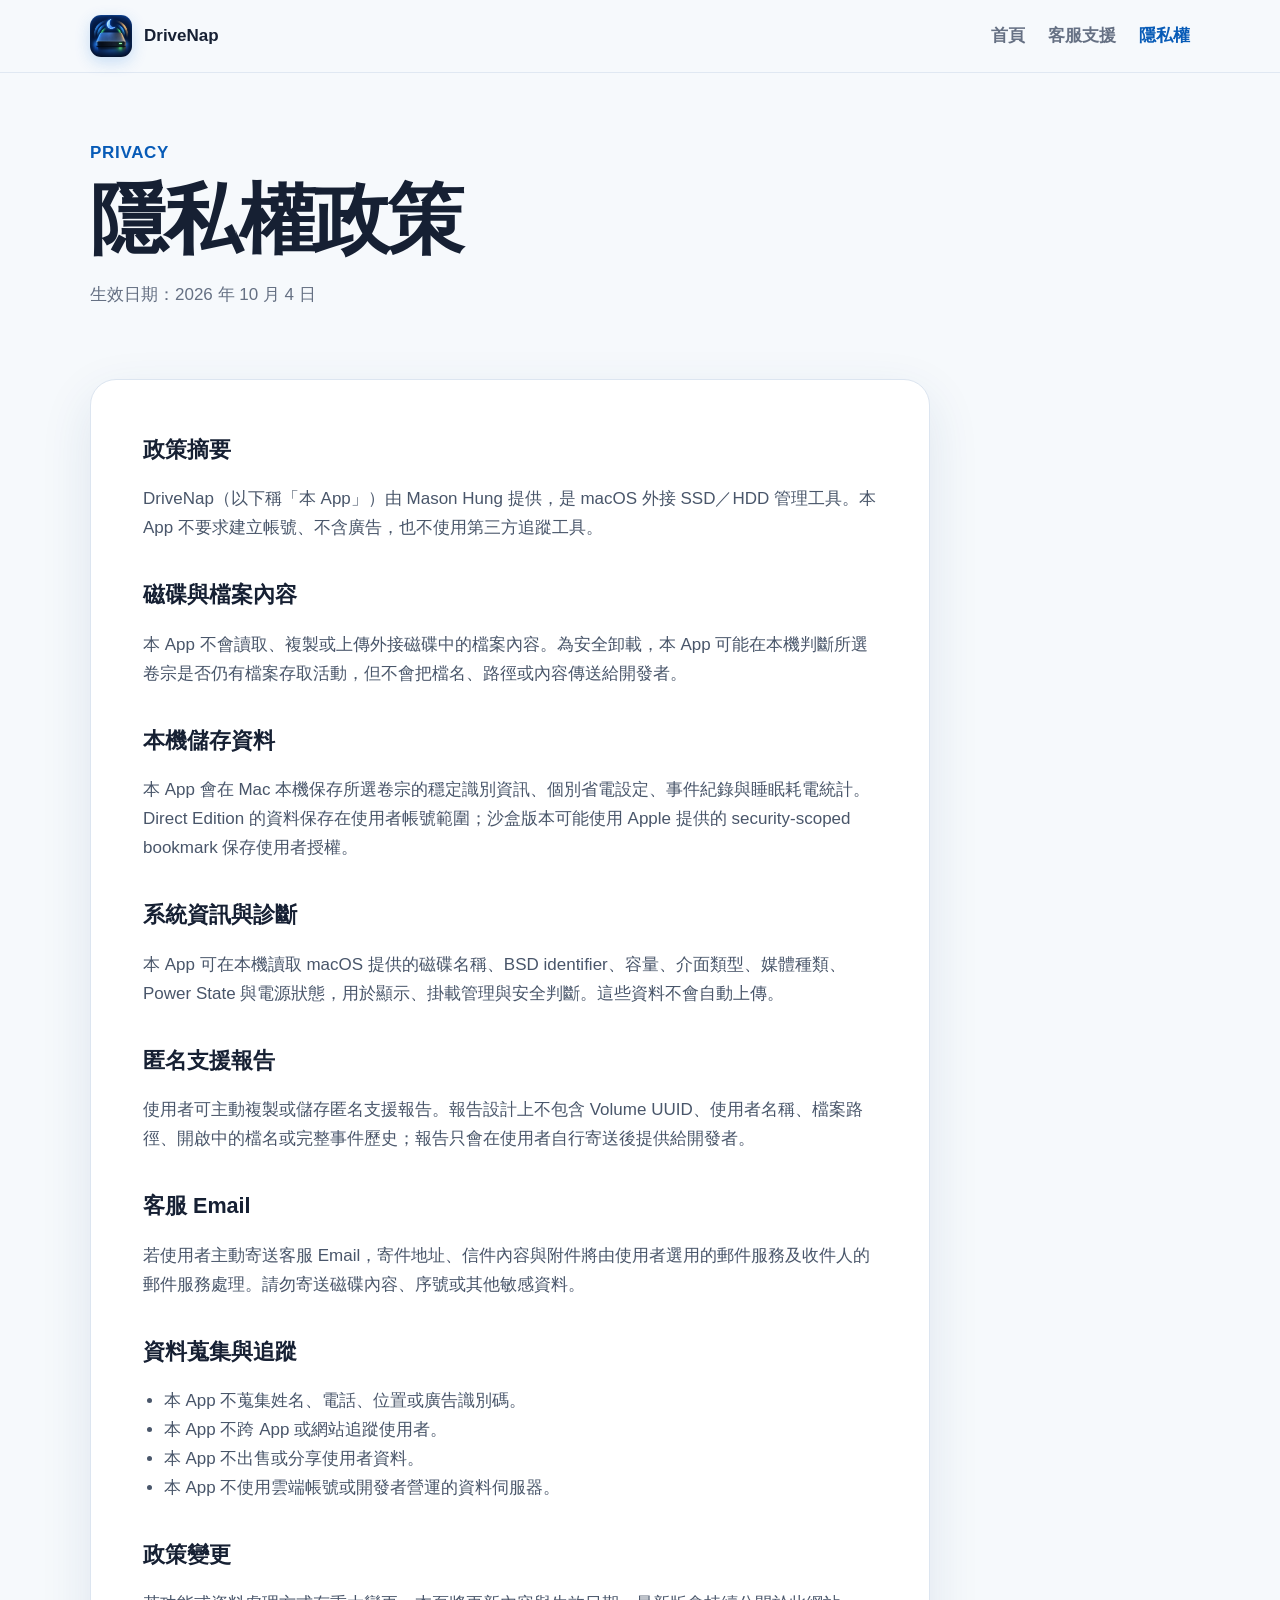
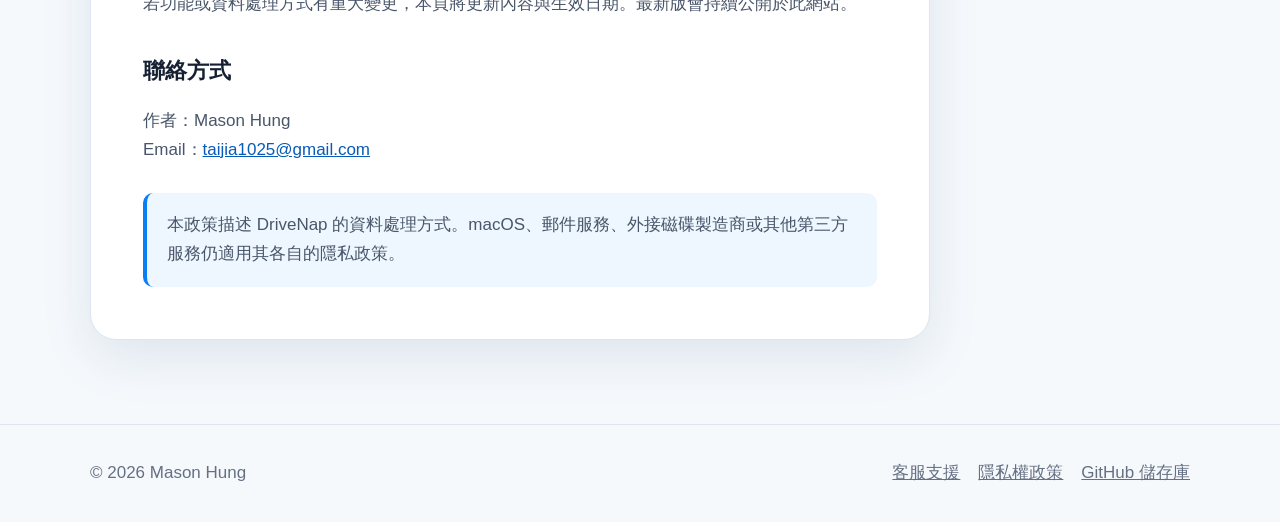
<file: docs/privacy.html>
<!doctype html>
<html lang="zh-Hant">
<head>
  <meta charset="utf-8">
  <meta name="viewport" content="width=device-width, initial-scale=1">
  <meta name="description" content="DriveNap 隱私權政策。">
  <title>隱私權政策｜DriveNap</title>
  <link rel="icon" type="image/png" href="assets/app-icon.png">
  <link rel="stylesheet" href="styles.css">
</head>
<body>
  <header class="site-header"><div class="wrap nav"><a class="brand" href="index.html"><img src="assets/app-icon.png" alt=""><span>DriveNap</span></a><nav class="nav-links" aria-label="主要導覽"><a href="index.html">首頁</a><a href="support.html">客服支援</a><a href="privacy.html" aria-current="page">隱私權</a></nav></div></header>
  <main>
    <section class="page-hero"><div class="wrap"><div class="eyebrow">PRIVACY</div><h1>隱私權政策</h1><p>生效日期：2026 年 10 月 4 日</p></div></section>
    <section class="legal"><div class="wrap"><article>
      <h2>政策摘要</h2>
      <p>DriveNap（以下稱「本 App」）由 Mason Hung 提供，是 macOS 外接 SSD／HDD 管理工具。本 App 不要求建立帳號、不含廣告，也不使用第三方追蹤工具。</p>

      <h2>磁碟與檔案內容</h2>
      <p>本 App 不會讀取、複製或上傳外接磁碟中的檔案內容。為安全卸載，本 App 可能在本機判斷所選卷宗是否仍有檔案存取活動，但不會把檔名、路徑或內容傳送給開發者。</p>

      <h2>本機儲存資料</h2>
      <p>本 App 會在 Mac 本機保存所選卷宗的穩定識別資訊、個別省電設定、事件紀錄與睡眠耗電統計。Direct Edition 的資料保存在使用者帳號範圍；沙盒版本可能使用 Apple 提供的 security-scoped bookmark 保存使用者授權。</p>

      <h2>系統資訊與診斷</h2>
      <p>本 App 可在本機讀取 macOS 提供的磁碟名稱、BSD identifier、容量、介面類型、媒體種類、Power State 與電源狀態，用於顯示、掛載管理與安全判斷。這些資料不會自動上傳。</p>

      <h2>匿名支援報告</h2>
      <p>使用者可主動複製或儲存匿名支援報告。報告設計上不包含 Volume UUID、使用者名稱、檔案路徑、開啟中的檔名或完整事件歷史；報告只會在使用者自行寄送後提供給開發者。</p>

      <h2>客服 Email</h2>
      <p>若使用者主動寄送客服 Email，寄件地址、信件內容與附件將由使用者選用的郵件服務及收件人的郵件服務處理。請勿寄送磁碟內容、序號或其他敏感資料。</p>

      <h2>資料蒐集與追蹤</h2>
      <ul>
        <li>本 App 不蒐集姓名、電話、位置或廣告識別碼。</li>
        <li>本 App 不跨 App 或網站追蹤使用者。</li>
        <li>本 App 不出售或分享使用者資料。</li>
        <li>本 App 不使用雲端帳號或開發者營運的資料伺服器。</li>
      </ul>

      <h2>政策變更</h2>
      <p>若功能或資料處理方式有重大變更，本頁將更新內容與生效日期。最新版會持續公開於此網站。</p>

      <h2>聯絡方式</h2>
      <p>作者：Mason Hung<br>Email：<a href="mailto:taijia1025@gmail.com?subject=DriveNap%20隱私權問題">taijia1025@gmail.com</a></p>
      <p class="note">本政策描述 DriveNap 的資料處理方式。macOS、郵件服務、外接磁碟製造商或其他第三方服務仍適用其各自的隱私政策。</p>
    </article></div></section>
  </main>
  <footer class="site-footer"><div class="wrap footer-row"><span>© 2026 Mason Hung</span><nav><a href="support.html">客服支援</a><a href="privacy.html">隱私權政策</a><a href="https://github.com/MasonHung8888/drivenap-support">GitHub 儲存庫</a></nav></div></footer>
</body>
</html>
</file>
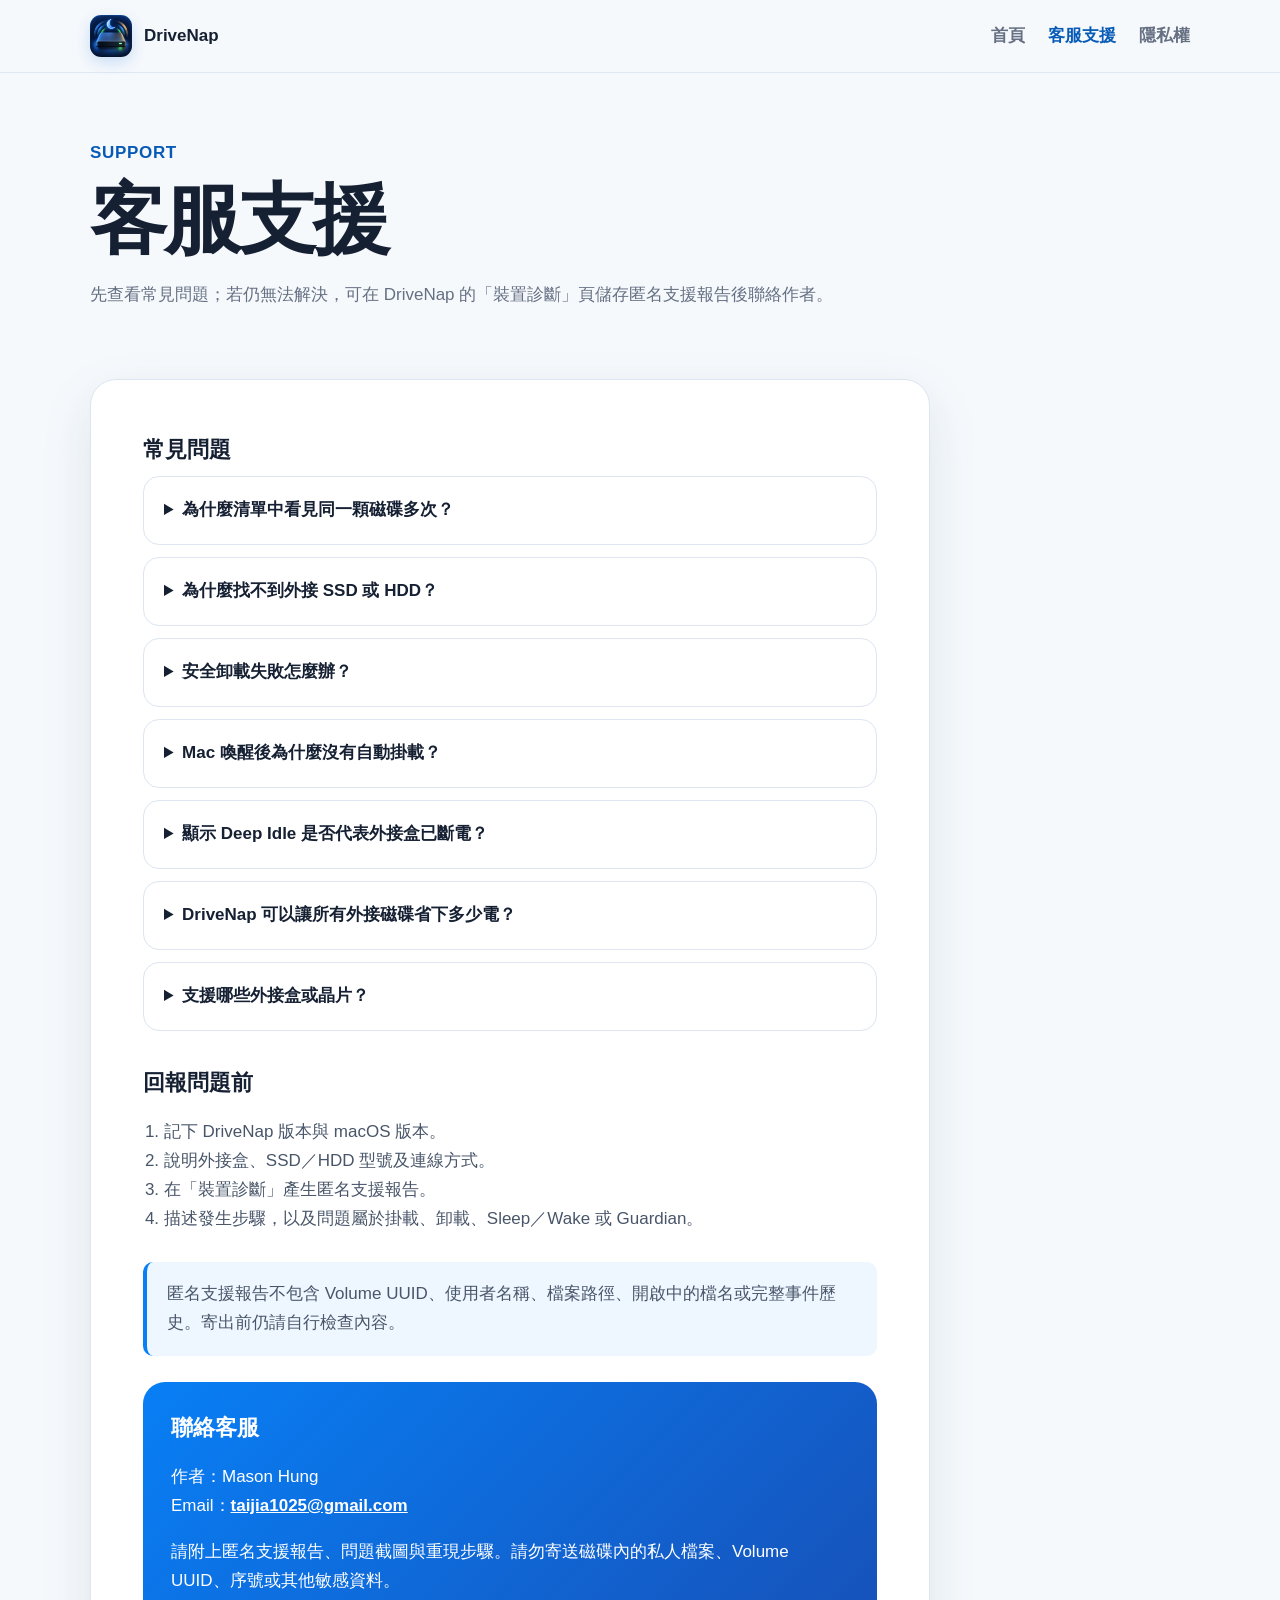
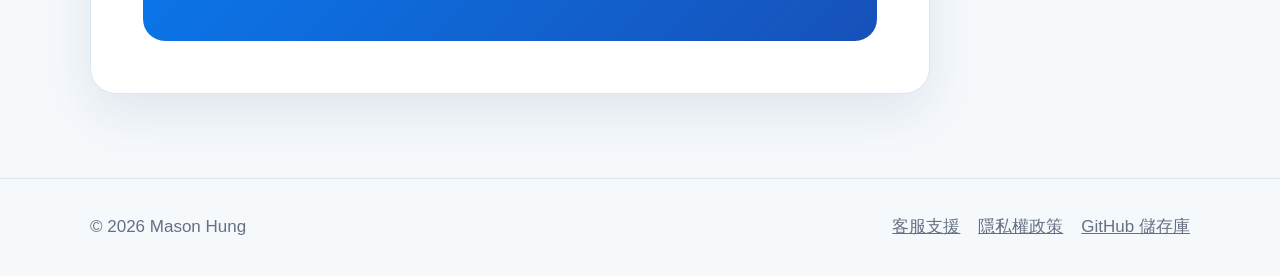
<file: docs/support.html>
<!doctype html>
<html lang="zh-Hant">
<head>
  <meta charset="utf-8">
  <meta name="viewport" content="width=device-width, initial-scale=1">
  <meta name="description" content="DriveNap 客服支援、常見問題與問題回報方式。">
  <title>客服支援｜DriveNap</title>
  <link rel="icon" type="image/png" href="assets/app-icon.png">
  <link rel="stylesheet" href="styles.css">
</head>
<body>
  <header class="site-header"><div class="wrap nav"><a class="brand" href="index.html"><img src="assets/app-icon.png" alt=""><span>DriveNap</span></a><nav class="nav-links" aria-label="主要導覽"><a href="index.html">首頁</a><a href="support.html" aria-current="page">客服支援</a><a href="privacy.html">隱私權</a></nav></div></header>
  <main>
    <section class="page-hero"><div class="wrap"><div class="eyebrow">SUPPORT</div><h1>客服支援</h1><p>先查看常見問題；若仍無法解決，可在 DriveNap 的「裝置診斷」頁儲存匿名支援報告後聯絡作者。</p></div></section>
    <section class="legal"><div class="wrap"><article>
      <h2>常見問題</h2>
      <div class="faq">
        <details><summary>為什麼清單中看見同一顆磁碟多次？</summary><p>同一顆實體磁碟可能包含多個可掛載卷宗，例如 DevSSD 與 NO NAME。DriveNap 會去除同一卷宗的重複偵測，但不同卷宗仍會分別列出，避免選錯或誤卸載。</p></details>
        <details><summary>為什麼找不到外接 SSD 或 HDD？</summary><p>請確認磁碟已出現在 Finder 或「磁碟工具程式」，再按「重新掃描外接磁碟」。Direct Edition 可直接偵測；沙盒版首次使用需要選擇一次磁碟根目錄並授權。</p></details>
        <details><summary>安全卸載失敗怎麼辦？</summary><p>請先儲存工作並關閉正在使用外接磁碟檔案的 App，再按「再試一次安全卸載」。DriveNap 不會自動結束其他 App，也不會使用 force unmount。</p></details>
        <details><summary>Mac 喚醒後為什麼沒有自動掛載？</summary><p>請確認「Mac 喚醒後自動掛載」已開啟。只有同一次 Sleep 前確實由 DriveNap 成功卸載時，喚醒後才會自動掛載；手動卸載不會觸發。</p></details>
        <details><summary>顯示 Deep Idle 是否代表外接盒已斷電？</summary><p>不是。Power State 是 macOS 公布的儲存層狀態。只有經過實機驗證的裝置才會顯示已知名稱；它不證明 USB 已斷電，也不是 DriveNap 發送電源命令造成。</p></details>
        <details><summary>DriveNap 可以讓所有外接磁碟省下多少電？</summary><p>無法提供固定百分比。省電幅度取決於外接盒、Bridge、SSD／HDD、連線方式與 macOS。建議使用「省電成效」的 A/B 統計比較同一台 Mac 與同一顆磁碟。</p></details>
        <details><summary>支援哪些外接盒或晶片？</summary><p>核心掛載、卸載與 Guardian 不依賴特定 Bridge。Power State 名稱只有已驗證硬體才會套用；未知裝置仍能使用主要管理功能。</p></details>
      </div>

      <h2>回報問題前</h2>
      <ol>
        <li>記下 DriveNap 版本與 macOS 版本。</li>
        <li>說明外接盒、SSD／HDD 型號及連線方式。</li>
        <li>在「裝置診斷」產生匿名支援報告。</li>
        <li>描述發生步驟，以及問題屬於掛載、卸載、Sleep／Wake 或 Guardian。</li>
      </ol>
      <p class="note">匿名支援報告不包含 Volume UUID、使用者名稱、檔案路徑、開啟中的檔名或完整事件歷史。寄出前仍請自行檢查內容。</p>

      <div class="contact-card">
        <h2>聯絡客服</h2>
        <p>作者：Mason Hung<br>Email：<a href="mailto:taijia1025@gmail.com?subject=DriveNap%20問題回報">taijia1025@gmail.com</a></p>
        <p>請附上匿名支援報告、問題截圖與重現步驟。請勿寄送磁碟內的私人檔案、Volume UUID、序號或其他敏感資料。</p>
      </div>
    </article></div></section>
  </main>
  <footer class="site-footer"><div class="wrap footer-row"><span>© 2026 Mason Hung</span><nav><a href="support.html">客服支援</a><a href="privacy.html">隱私權政策</a><a href="https://github.com/MasonHung8888/drivenap-support">GitHub 儲存庫</a></nav></div></footer>
</body>
</html>
</file>
<file: styles.css>
:root {
  color-scheme: light;
  --blue: #087ff5;
  --blue-dark: #075bb7;
  --ink: #162033;
  --muted: #657083;
  --line: #dce5f0;
  --surface: #ffffff;
  --soft: #eef7ff;
  --page: #f6f9fc;
  --green: #137b55;
  --shadow: 0 18px 52px rgba(26, 73, 122, .11);
}

* { box-sizing: border-box; }
html { scroll-behavior: smooth; }
body { margin: 0; font-family: -apple-system, BlinkMacSystemFont, "SF Pro Text", "PingFang TC", "Noto Sans TC", sans-serif; color: var(--ink); background: var(--page); font-size: 17px; line-height: 1.7; }
a { color: var(--blue-dark); }
.wrap { width: min(1100px, calc(100% - 40px)); margin: 0 auto; }
.site-header { position: sticky; top: 0; z-index: 20; border-bottom: 1px solid rgba(220, 229, 240, .85); background: rgba(246, 249, 252, .88); backdrop-filter: blur(18px); }
.nav { min-height: 72px; display: flex; align-items: center; gap: 28px; }
.brand { display: flex; align-items: center; gap: 12px; color: var(--ink); font-weight: 760; text-decoration: none; }
.brand img { width: 42px; height: 42px; border-radius: 11px; box-shadow: 0 5px 16px rgba(0, 105, 215, .2); }
.nav-links { margin-left: auto; display: flex; gap: 23px; }
.nav-links a { color: var(--muted); font-weight: 620; text-decoration: none; }
.nav-links a:hover, .nav-links a[aria-current="page"] { color: var(--blue-dark); }
.hero { padding: 92px 0 72px; overflow: hidden; }
.hero-grid { display: grid; grid-template-columns: 1.14fr .86fr; gap: 64px; align-items: center; }
.eyebrow { color: var(--blue-dark); font-weight: 760; letter-spacing: .04em; }
h1 { max-width: 780px; margin: 10px 0 20px; font-size: clamp(2.5rem, 6vw, 4.9rem); line-height: 1.08; letter-spacing: -.035em; }
.lead { max-width: 690px; color: var(--muted); font-size: 1.2rem; }
.actions { display: flex; flex-wrap: wrap; gap: 12px; margin-top: 30px; }
.button { display: inline-flex; align-items: center; justify-content: center; min-height: 50px; padding: 0 22px; border-radius: 14px; font-weight: 730; text-decoration: none; }
.button.primary { color: white; background: var(--blue); box-shadow: 0 10px 24px rgba(8, 127, 245, .24); }
.button.secondary { color: var(--blue-dark); border: 1px solid #b9d8f7; background: var(--surface); }
.hero-art { position: relative; display: grid; place-items: center; min-height: 390px; }
.hero-art::before { content: ""; position: absolute; width: 350px; height: 350px; border-radius: 50%; background: radial-gradient(circle at 34% 26%, #d8efff, #7ebef9 48%, #247ee2 100%); filter: drop-shadow(0 28px 45px rgba(28, 105, 184, .25)); }
.hero-art img { position: relative; width: 230px; height: 230px; border-radius: 52px; box-shadow: var(--shadow); transform: rotate(3deg); }
.section { padding: 72px 0; }
.section.white { background: var(--surface); }
.section-head { max-width: 730px; margin-bottom: 34px; }
.section h2 { margin: 0 0 12px; font-size: clamp(2rem, 4vw, 3.1rem); line-height: 1.16; letter-spacing: -.025em; }
.section-head p { margin: 0; color: var(--muted); }
.features { display: grid; grid-template-columns: repeat(3, 1fr); gap: 18px; }
.card { padding: 26px; border: 1px solid var(--line); border-radius: 22px; background: var(--surface); box-shadow: 0 8px 30px rgba(30, 70, 110, .06); }
.card .icon { display: grid; place-items: center; width: 48px; height: 48px; margin-bottom: 16px; border-radius: 14px; color: var(--blue-dark); background: var(--soft); font-size: 1.05rem; font-weight: 800; }
.card h3 { margin: 0 0 8px; font-size: 1.15rem; }
.card p { margin: 0; color: var(--muted); }
.product { background: linear-gradient(180deg, #eef7ff 0%, #f6f9fc 100%); }
.product-grid { display: grid; grid-template-columns: .95fr 1.05fr; gap: 54px; align-items: center; }
.flow-card { padding: 28px; border: 1px solid #c9d9e9; border-radius: 26px; background: var(--surface); box-shadow: 0 22px 60px rgba(28, 78, 128, .14); }
.flow-step { display: flex; gap: 16px; align-items: center; }
.flow-step > span { display: grid; flex: 0 0 44px; place-items: center; width: 44px; height: 44px; border-radius: 14px; color: white; background: var(--blue); font-weight: 800; }
.flow-step strong, .flow-step small { display: block; }
.flow-step small { color: var(--muted); font-size: .92rem; }
.flow-line { width: 2px; height: 24px; margin: 5px 0 5px 21px; background: #bfdaef; }
.steps { counter-reset: step; display: grid; gap: 14px; }
.step { display: grid; grid-template-columns: 48px 1fr; gap: 17px; align-items: start; padding: 20px; border: 1px solid var(--line); border-radius: 18px; background: var(--surface); }
.step::before { counter-increment: step; content: counter(step); display: grid; place-items: center; width: 42px; height: 42px; border-radius: 50%; color: white; background: var(--blue); font-weight: 800; }
.step h3 { margin: 1px 0 4px; }
.step p { margin: 0; color: var(--muted); }
.trust { display: grid; grid-template-columns: 1fr 1fr; gap: 18px; }
.trust .card:first-child { background: linear-gradient(145deg, #e9f6ff, #f7fbff); }
.status { color: var(--green); font-weight: 760; }
.page-hero { padding: 66px 0 28px; }
.page-hero p { max-width: 760px; color: var(--muted); }
.legal { padding: 24px 0 84px; }
.legal article { max-width: 840px; padding: clamp(24px, 5vw, 52px); border: 1px solid var(--line); border-radius: 26px; background: var(--surface); box-shadow: var(--shadow); }
.legal h2 { margin-top: 34px; margin-bottom: 8px; font-size: 1.35rem; }
.legal h2:first-child { margin-top: 0; }
.legal p, .legal li { color: #49566a; }
.legal ul, .legal ol { padding-left: 1.3rem; }
.note { margin: 28px 0 0; padding: 18px 20px; border-left: 4px solid var(--blue); border-radius: 10px; background: var(--soft); }
.faq { display: grid; gap: 12px; }
details { padding: 19px 20px; border: 1px solid var(--line); border-radius: 16px; background: var(--surface); }
summary { cursor: pointer; font-weight: 730; }
details p { margin: 10px 0 0; color: var(--muted); }
.contact-card { margin-top: 26px; padding: 28px; border-radius: 22px; color: white; background: linear-gradient(135deg, #087ff5, #1751b9); }
.contact-card h2 { margin-top: 0; }
.contact-card p, .contact-card a { color: white; }
.contact-card a { font-weight: 760; }
.site-footer { padding: 34px 0; border-top: 1px solid var(--line); color: var(--muted); }
.footer-row { display: flex; align-items: center; gap: 18px; }
.footer-row nav { margin-left: auto; display: flex; gap: 18px; }
.footer-row a { color: var(--muted); }

@media (max-width: 760px) {
  .wrap { width: min(100% - 28px, 680px); }
  .nav { min-height: 64px; }
  .brand span { display: none; }
  .nav-links { gap: 14px; font-size: .93rem; }
  .hero { padding: 56px 0 44px; }
  .hero-grid, .product-grid { grid-template-columns: 1fr; gap: 22px; }
  .hero-art { min-height: 285px; order: -1; }
  .hero-art::before { width: 260px; height: 260px; }
  .hero-art img { width: 170px; height: 170px; border-radius: 38px; }
  .features, .trust { grid-template-columns: 1fr; }
  .section { padding: 52px 0; }
  .footer-row { align-items: flex-start; flex-direction: column; }
  .footer-row nav { margin-left: 0; flex-wrap: wrap; }
}

@media (prefers-reduced-motion: no-preference) {
  .button, .card { transition: transform .18s ease, box-shadow .18s ease; }
  .button:hover, .card:hover { transform: translateY(-2px); }
}
</file>
<file: docs/styles.css>
:root {
  color-scheme: light;
  --blue: #087ff5;
  --blue-dark: #075bb7;
  --ink: #162033;
  --muted: #657083;
  --line: #dce5f0;
  --surface: #ffffff;
  --soft: #eef7ff;
  --page: #f6f9fc;
  --green: #137b55;
  --shadow: 0 18px 52px rgba(26, 73, 122, .11);
}

* { box-sizing: border-box; }
html { scroll-behavior: smooth; }
body { margin: 0; font-family: -apple-system, BlinkMacSystemFont, "SF Pro Text", "PingFang TC", "Noto Sans TC", sans-serif; color: var(--ink); background: var(--page); font-size: 17px; line-height: 1.7; }
a { color: var(--blue-dark); }
.wrap { width: min(1100px, calc(100% - 40px)); margin: 0 auto; }
.site-header { position: sticky; top: 0; z-index: 20; border-bottom: 1px solid rgba(220, 229, 240, .85); background: rgba(246, 249, 252, .88); backdrop-filter: blur(18px); }
.nav { min-height: 72px; display: flex; align-items: center; gap: 28px; }
.brand { display: flex; align-items: center; gap: 12px; color: var(--ink); font-weight: 760; text-decoration: none; }
.brand img { width: 42px; height: 42px; border-radius: 11px; box-shadow: 0 5px 16px rgba(0, 105, 215, .2); }
.nav-links { margin-left: auto; display: flex; gap: 23px; }
.nav-links a { color: var(--muted); font-weight: 620; text-decoration: none; }
.nav-links a:hover, .nav-links a[aria-current="page"] { color: var(--blue-dark); }
.hero { padding: 92px 0 72px; overflow: hidden; }
.hero-grid { display: grid; grid-template-columns: 1.14fr .86fr; gap: 64px; align-items: center; }
.eyebrow { color: var(--blue-dark); font-weight: 760; letter-spacing: .04em; }
h1 { max-width: 780px; margin: 10px 0 20px; font-size: clamp(2.5rem, 6vw, 4.9rem); line-height: 1.08; letter-spacing: -.035em; }
.lead { max-width: 690px; color: var(--muted); font-size: 1.2rem; }
.actions { display: flex; flex-wrap: wrap; gap: 12px; margin-top: 30px; }
.button { display: inline-flex; align-items: center; justify-content: center; min-height: 50px; padding: 0 22px; border-radius: 14px; font-weight: 730; text-decoration: none; }
.button.primary { color: white; background: var(--blue); box-shadow: 0 10px 24px rgba(8, 127, 245, .24); }
.button.secondary { color: var(--blue-dark); border: 1px solid #b9d8f7; background: var(--surface); }
.hero-art { position: relative; display: grid; place-items: center; min-height: 390px; }
.hero-art::before { content: ""; position: absolute; width: 350px; height: 350px; border-radius: 50%; background: radial-gradient(circle at 34% 26%, #d8efff, #7ebef9 48%, #247ee2 100%); filter: drop-shadow(0 28px 45px rgba(28, 105, 184, .25)); }
.hero-art img { position: relative; width: 230px; height: 230px; border-radius: 52px; box-shadow: var(--shadow); transform: rotate(3deg); }
.section { padding: 72px 0; }
.section.white { background: var(--surface); }
.section-head { max-width: 730px; margin-bottom: 34px; }
.section h2 { margin: 0 0 12px; font-size: clamp(2rem, 4vw, 3.1rem); line-height: 1.16; letter-spacing: -.025em; }
.section-head p { margin: 0; color: var(--muted); }
.features { display: grid; grid-template-columns: repeat(3, 1fr); gap: 18px; }
.card { padding: 26px; border: 1px solid var(--line); border-radius: 22px; background: var(--surface); box-shadow: 0 8px 30px rgba(30, 70, 110, .06); }
.card .icon { display: grid; place-items: center; width: 48px; height: 48px; margin-bottom: 16px; border-radius: 14px; color: var(--blue-dark); background: var(--soft); font-size: 1.05rem; font-weight: 800; }
.card h3 { margin: 0 0 8px; font-size: 1.15rem; }
.card p { margin: 0; color: var(--muted); }
.screenshots { background: #edf4fb; }
.screenshot-grid { display: grid; grid-template-columns: minmax(0, 1.55fr) minmax(280px, .45fr); gap: 22px; align-items: stretch; }
.screenshot-card { overflow: hidden; margin: 0; border: 1px solid #d4e0ec; border-radius: 24px; background: var(--surface); box-shadow: 0 16px 42px rgba(30, 70, 110, .11); }
.screenshot-card a { display: grid; overflow: hidden; background: #e9edf2; }
.screenshot-card img { display: block; width: 100%; height: auto; transition: transform .22s ease; }
.screenshot-card a:hover img { transform: scale(1.012); }
.screenshot-wide { grid-column: 1; }
.screenshot-menu { grid-column: 2; grid-row: 1 / span 3; display: flex; flex-direction: column; }
.screenshot-menu a { flex: 1; place-items: start center; padding: 20px; }
.screenshot-menu img { width: min(100%, 560px); height: auto; max-height: 900px; object-fit: contain; }
.screenshot-card figcaption { display: grid; gap: 4px; padding: 18px 20px 20px; }
.screenshot-card figcaption strong { font-size: 1.05rem; }
.screenshot-card figcaption span, .screenshot-note { color: var(--muted); }
.screenshot-note { margin: 18px 0 0; text-align: center; font-size: .92rem; }
.product { background: linear-gradient(180deg, #eef7ff 0%, #f6f9fc 100%); }
.product-grid { display: grid; grid-template-columns: .95fr 1.05fr; gap: 54px; align-items: center; }
.flow-card { padding: 28px; border: 1px solid #c9d9e9; border-radius: 26px; background: var(--surface); box-shadow: 0 22px 60px rgba(28, 78, 128, .14); }
.flow-step { display: flex; gap: 16px; align-items: center; }
.flow-step > span { display: grid; flex: 0 0 44px; place-items: center; width: 44px; height: 44px; border-radius: 14px; color: white; background: var(--blue); font-weight: 800; }
.flow-step strong, .flow-step small { display: block; }
.flow-step small { color: var(--muted); font-size: .92rem; }
.flow-line { width: 2px; height: 24px; margin: 5px 0 5px 21px; background: #bfdaef; }
.steps { counter-reset: step; display: grid; gap: 14px; }
.step { display: grid; grid-template-columns: 48px 1fr; gap: 17px; align-items: start; padding: 20px; border: 1px solid var(--line); border-radius: 18px; background: var(--surface); }
.step::before { counter-increment: step; content: counter(step); display: grid; place-items: center; width: 42px; height: 42px; border-radius: 50%; color: white; background: var(--blue); font-weight: 800; }
.step h3 { margin: 1px 0 4px; }
.step p { margin: 0; color: var(--muted); }
.trust { display: grid; grid-template-columns: 1fr 1fr; gap: 18px; }
.trust .card:first-child { background: linear-gradient(145deg, #e9f6ff, #f7fbff); }
.status { color: var(--green); font-weight: 760; }
.page-hero { padding: 66px 0 28px; }
.page-hero p { max-width: 760px; color: var(--muted); }
.legal { padding: 24px 0 84px; }
.legal article { max-width: 840px; padding: clamp(24px, 5vw, 52px); border: 1px solid var(--line); border-radius: 26px; background: var(--surface); box-shadow: var(--shadow); }
.legal h2 { margin-top: 34px; margin-bottom: 8px; font-size: 1.35rem; }
.legal h2:first-child { margin-top: 0; }
.legal p, .legal li { color: #49566a; }
.legal ul, .legal ol { padding-left: 1.3rem; }
.note { margin: 28px 0 0; padding: 18px 20px; border-left: 4px solid var(--blue); border-radius: 10px; background: var(--soft); }
.faq { display: grid; gap: 12px; }
details { padding: 19px 20px; border: 1px solid var(--line); border-radius: 16px; background: var(--surface); }
summary { cursor: pointer; font-weight: 730; }
details p { margin: 10px 0 0; color: var(--muted); }
.contact-card { margin-top: 26px; padding: 28px; border-radius: 22px; color: white; background: linear-gradient(135deg, #087ff5, #1751b9); }
.contact-card h2 { margin-top: 0; }
.contact-card p, .contact-card a { color: white; }
.contact-card a { font-weight: 760; }
.site-footer { padding: 34px 0; border-top: 1px solid var(--line); color: var(--muted); }
.footer-row { display: flex; align-items: center; gap: 18px; }
.footer-row nav { margin-left: auto; display: flex; gap: 18px; }
.footer-row a { color: var(--muted); }

@media (max-width: 760px) {
  .wrap { width: min(100% - 28px, 680px); }
  .nav { min-height: 64px; }
  .brand span { display: none; }
  .nav-links { gap: 14px; font-size: .93rem; }
  .nav-links a[href="#screenshots"] { display: none; }
  .hero { padding: 56px 0 44px; }
  .hero-grid, .product-grid { grid-template-columns: 1fr; gap: 22px; }
  .hero-art { min-height: 220px; order: -1; }
  .hero-art::before { width: 205px; height: 205px; }
  .hero-art img { width: 132px; height: 132px; border-radius: 30px; }
  .features, .trust { grid-template-columns: 1fr; }
  .screenshot-grid { grid-template-columns: 1fr; }
  .screenshot-wide, .screenshot-menu { grid-column: 1; grid-row: auto; }
  .screenshot-wide a { display: block; aspect-ratio: 4 / 3; overflow: hidden; }
  .screenshot-wide img { width: 180%; max-width: none; margin-left: -40%; }
  .screenshot-card a:hover img { transform: none; }
  .screenshot-menu a { padding: 16px; }
  .screenshot-menu img { width: min(100%, 440px); max-height: none; }
  .screenshot-card figcaption { padding: 16px 18px 18px; }
  .screenshot-card figcaption strong { font-size: 1.08rem; }
  .screenshot-card figcaption span { font-size: .96rem; line-height: 1.55; }
  .section { padding: 52px 0; }
  .footer-row { align-items: flex-start; flex-direction: column; }
  .footer-row nav { margin-left: 0; flex-wrap: wrap; }
}

@media (prefers-reduced-motion: no-preference) {
  .button, .card { transition: transform .18s ease, box-shadow .18s ease; }
  .button:hover, .card:hover { transform: translateY(-2px); }
}
</file>
